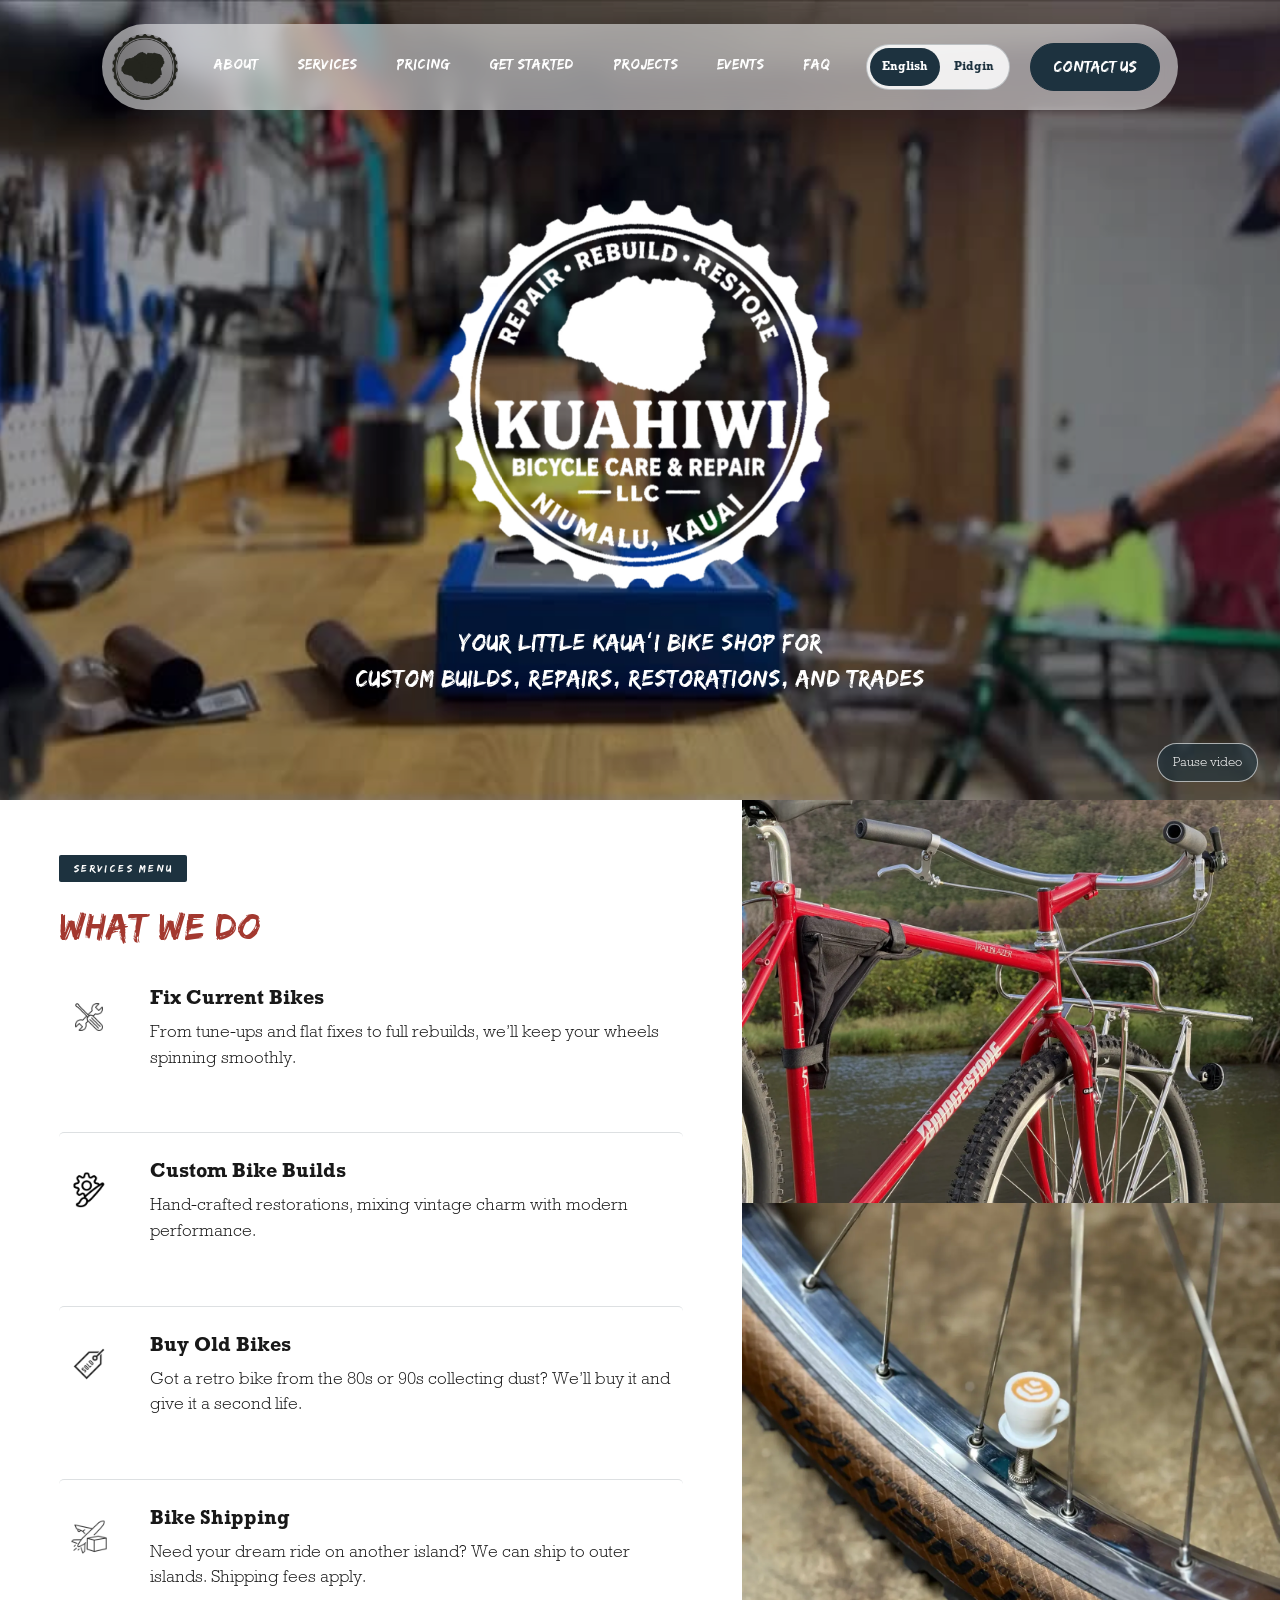
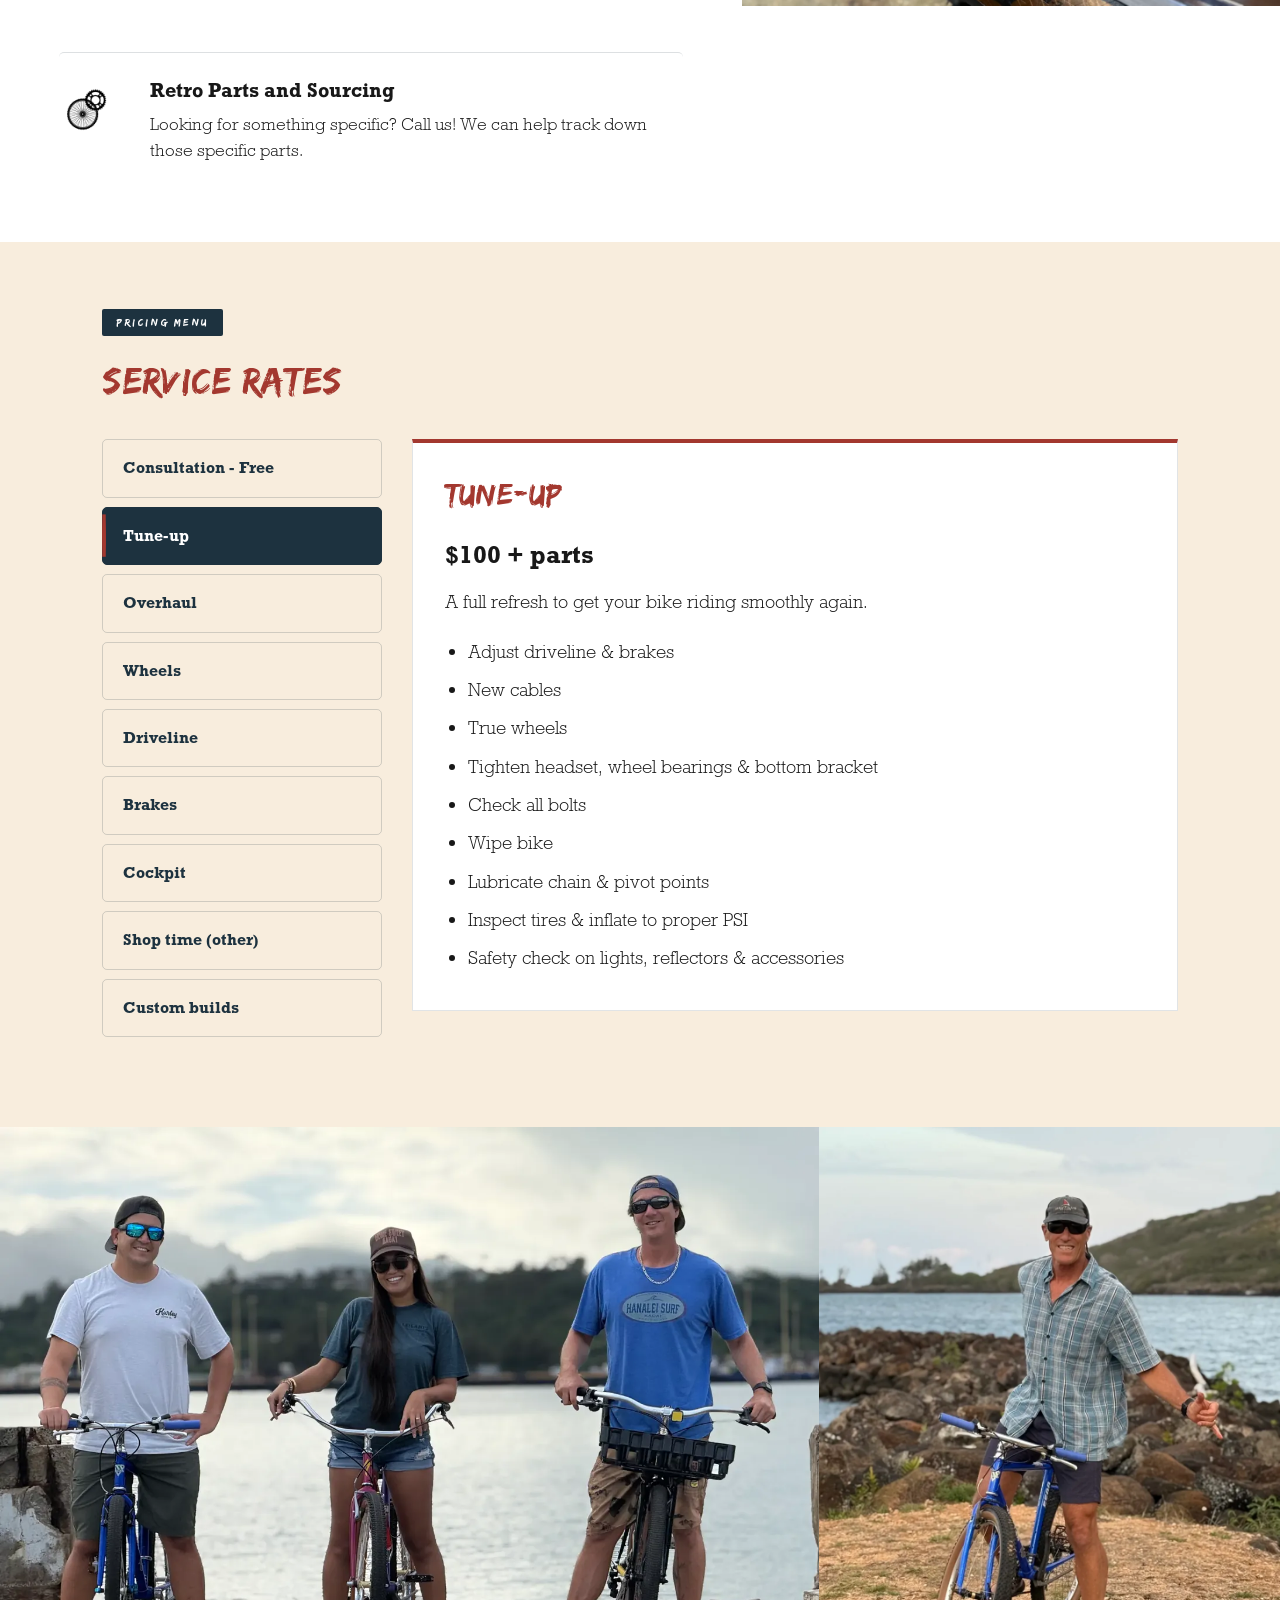
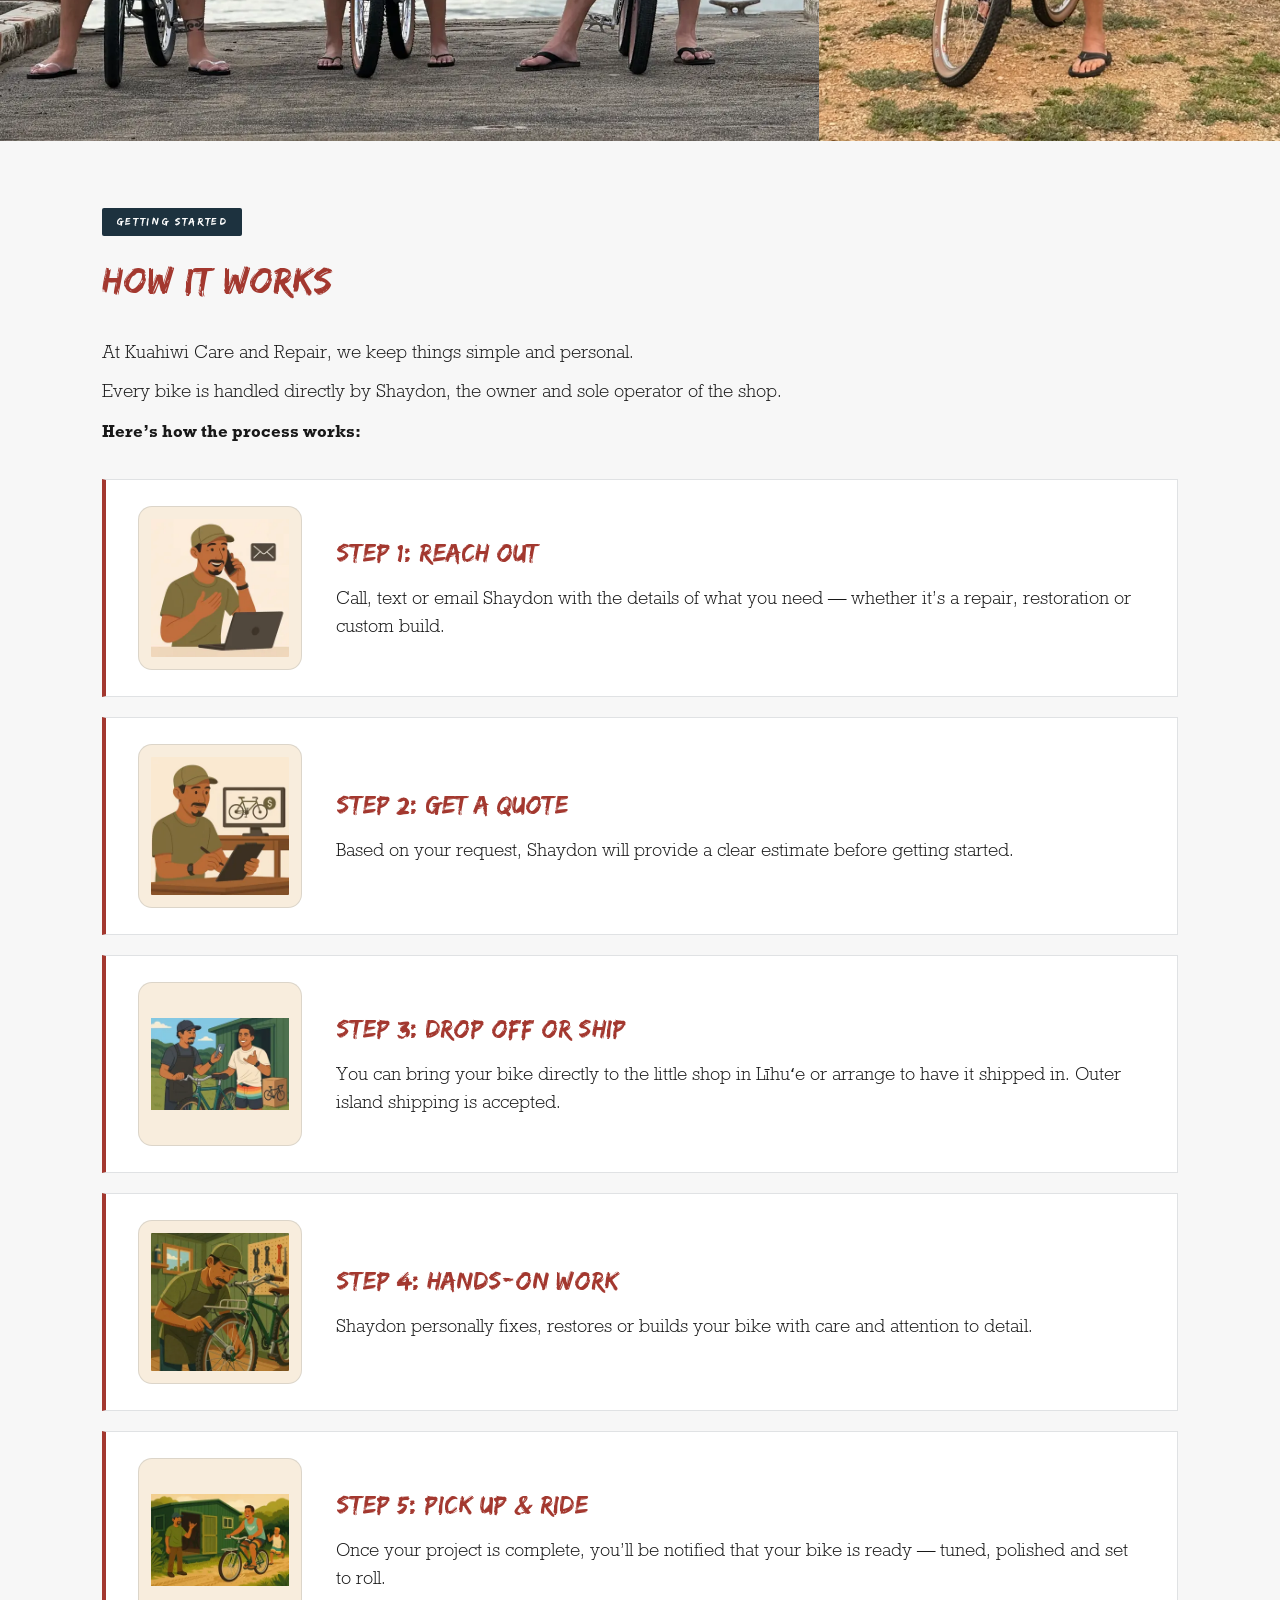
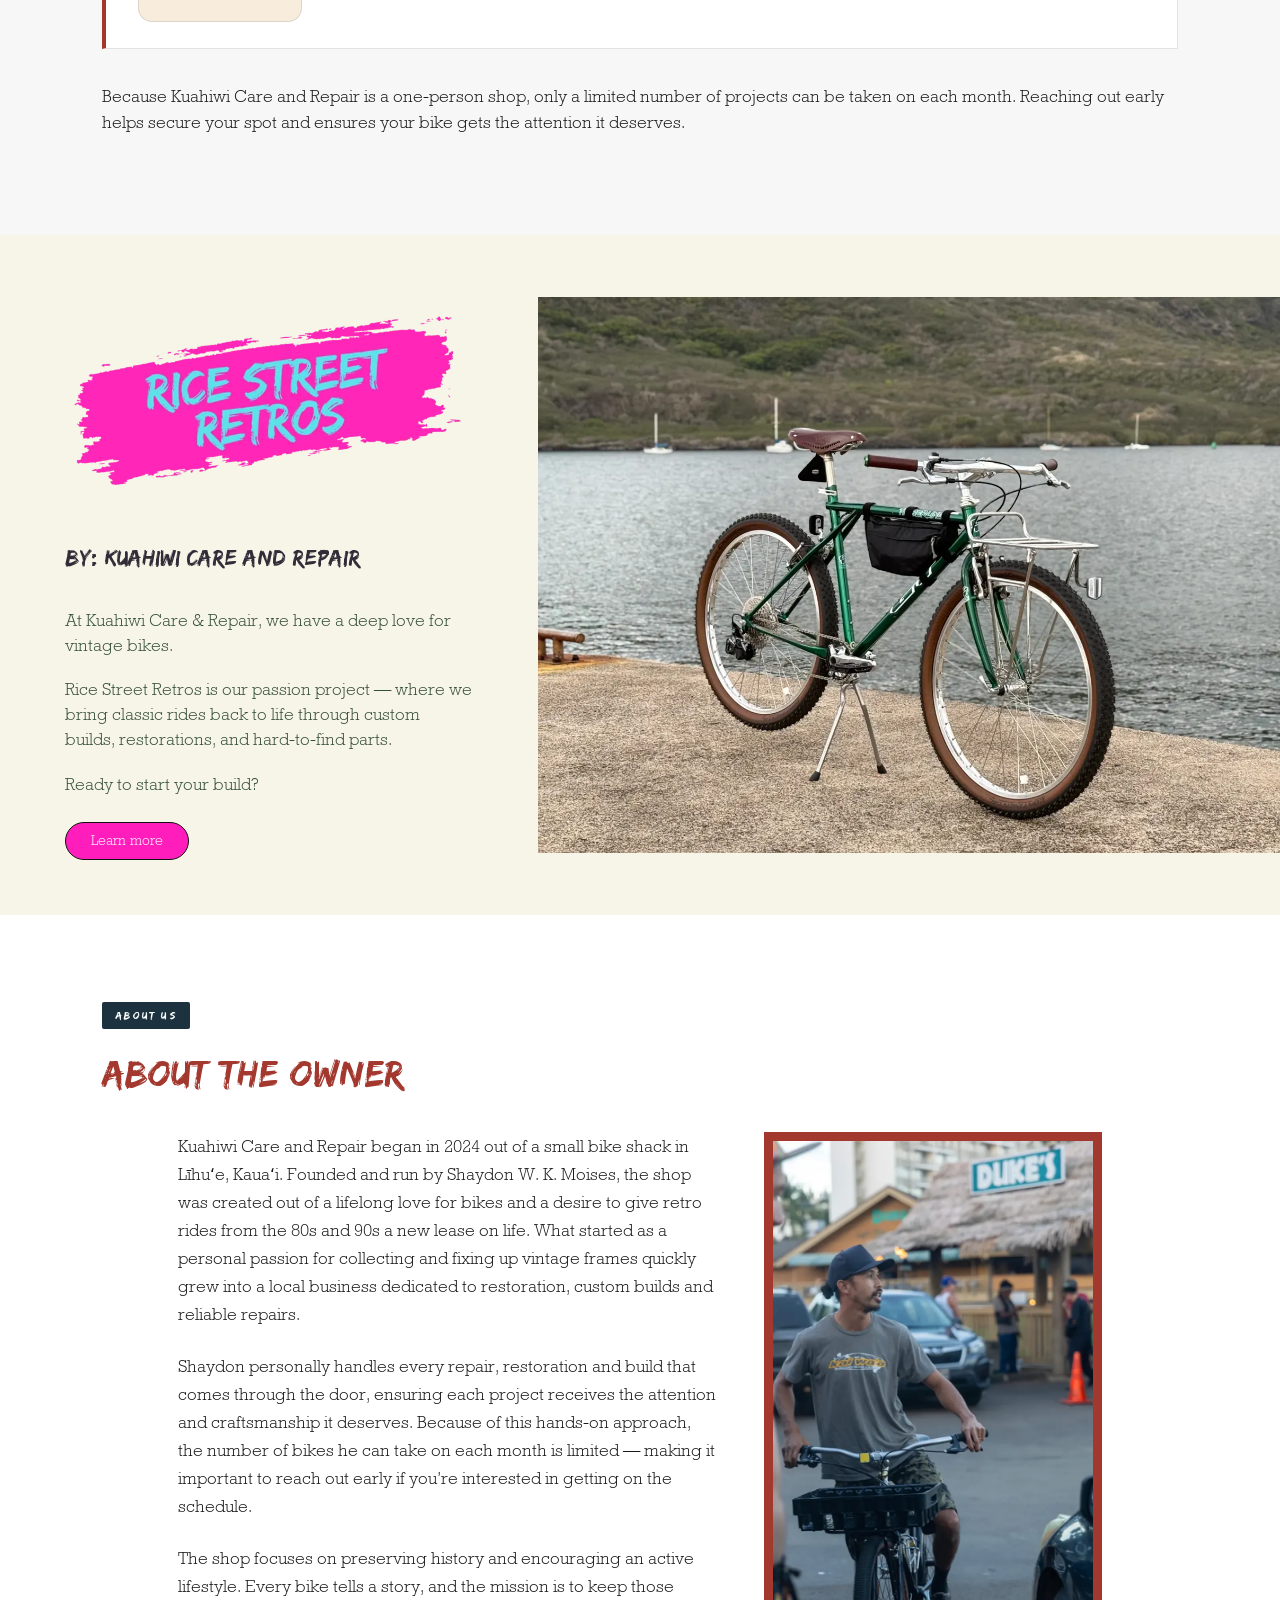
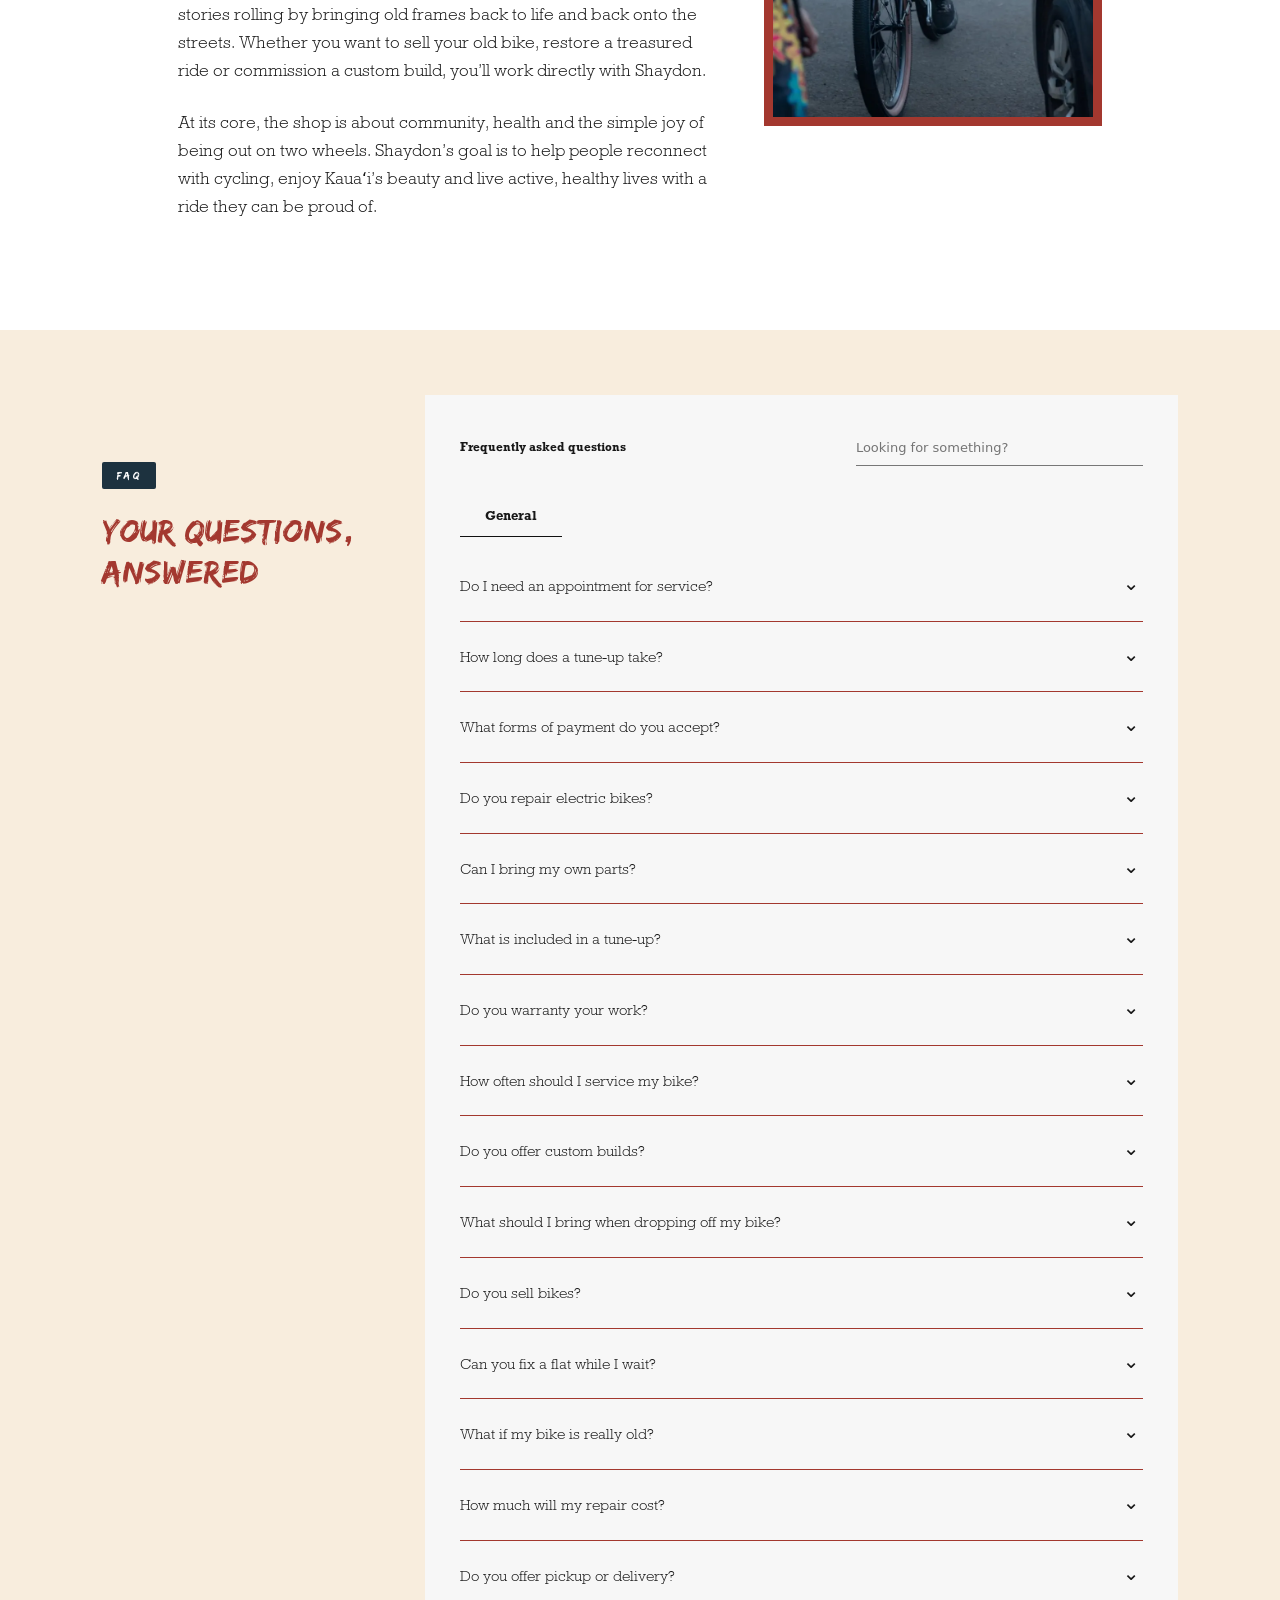
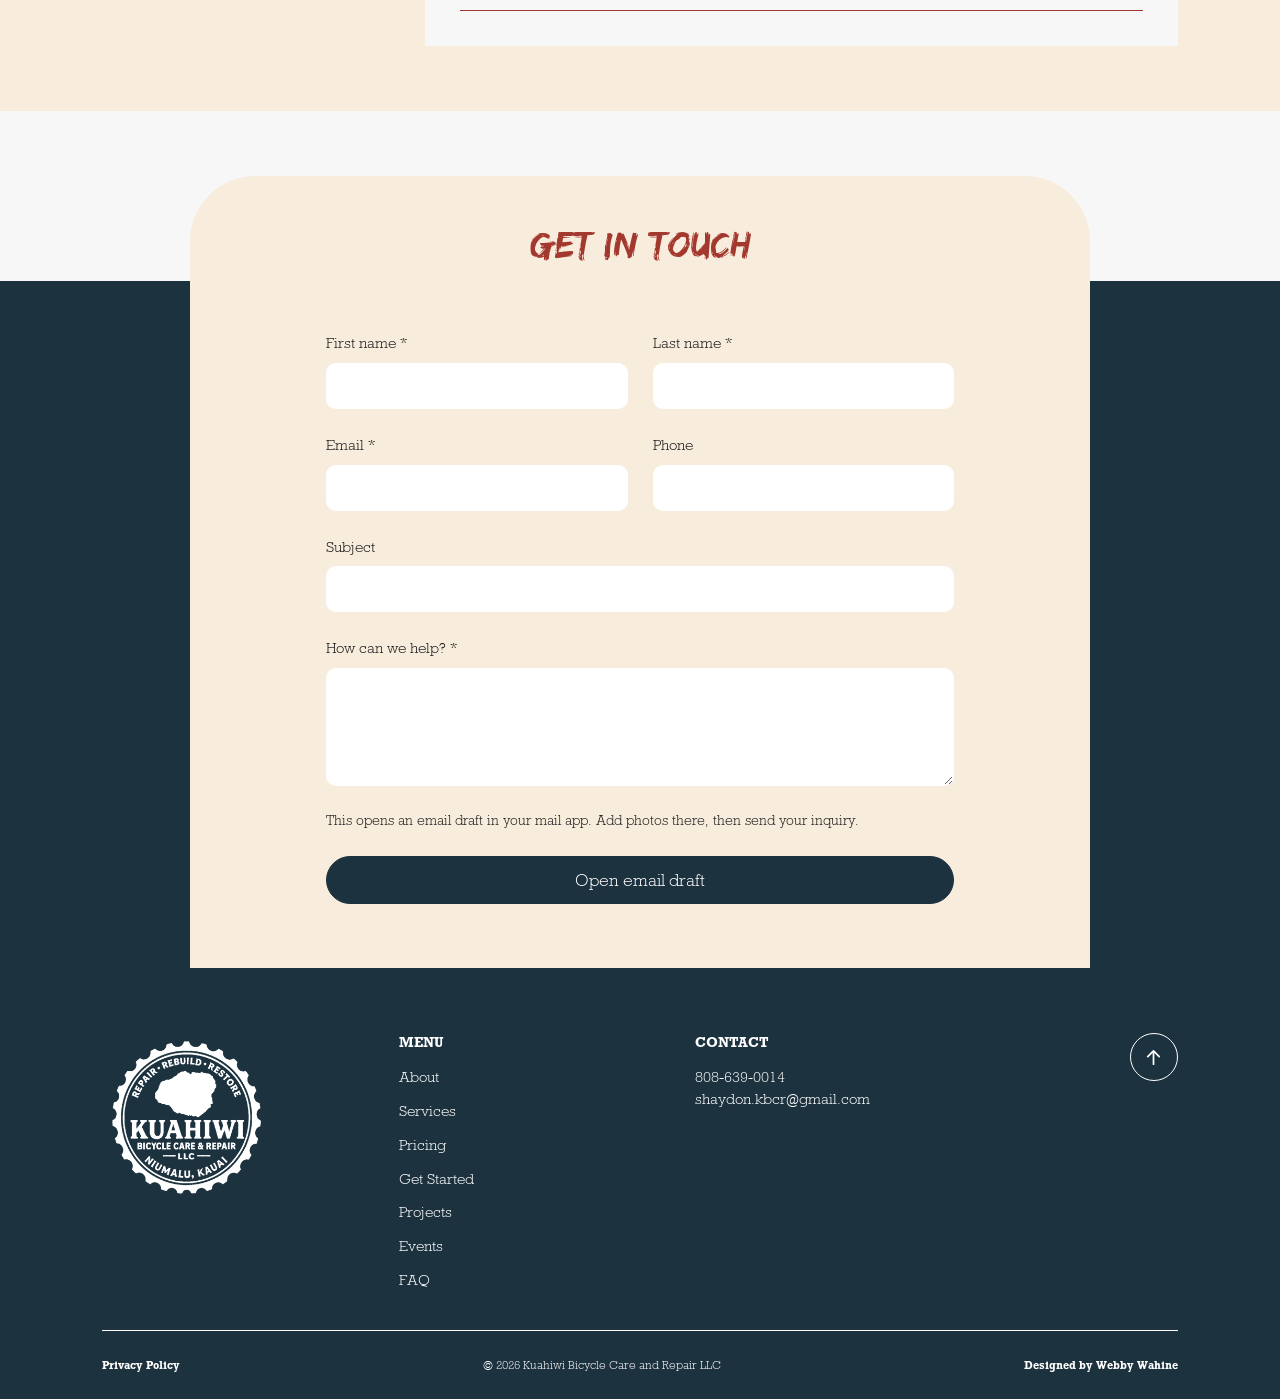
<file: index.html>
<!doctype html><html lang="en"><head><meta charset="utf-8"><meta name="viewport" content="width=device-width, initial-scale=1"><title>Bicycle Repair in Līhuʻe, Kauaʻi | Kuahiwi Care & Repair</title><meta name="description" content="Bicycle repairs, tune-ups, vintage restorations and custom builds in Līhuʻe, Kauaʻi. Contact Shaydon at Kuahiwi for an estimate."><meta name="robots" content="noindex, nofollow"><meta name="theme-color" content="#1D323F"><link rel="canonical" href="https://www.kuahiwibikecnr.com/"><meta property="og:title" content="Bicycle Repair in Līhuʻe, Kauaʻi | Kuahiwi Care & Repair"><meta property="og:description" content="Bicycle repairs, tune-ups, vintage restorations and custom builds in Līhuʻe, Kauaʻi. Contact Shaydon at Kuahiwi for an estimate."><meta property="og:type" content="website"><meta property="og:url" content="https://www.kuahiwibikecnr.com/"><meta property="og:image" content="https://www.kuahiwibikecnr.com/assets/images/bike-purple.webp"><meta name="twitter:card" content="summary_large_image"><link rel="icon" href="assets/favicon-96.png" type="image/png" sizes="96x96"><link rel="icon" href="favicon.ico" sizes="any"><link rel="apple-touch-icon" href="assets/apple-touch-icon.png" sizes="180x180"><link rel="preload" href="assets/fonts/edo.ttf" as="font" type="font/ttf" crossorigin><link rel="preload" href="assets/images/workshop-poster.jpg" as="image"><link rel="stylesheet" href="assets/styles.css"><script src="assets/translations.js" defer></script><script src="assets/language.js" defer></script><script src="assets/site.js" defer></script><script src="assets/motion.js" defer></script><script type="application/ld+json">{"@context":"https://schema.org","@graph":[{"@type":"Organization","@id":"https://www.kuahiwibikecnr.com/#business","name":"Kuahiwi Bicycle Care and Repair LLC","alternateName":"Kuahiwi Care and Repair","url":"https://www.kuahiwibikecnr.com/","logo":"https://www.kuahiwibikecnr.com/assets/favicon-512.png","image":"https://www.kuahiwibikecnr.com/assets/images/shaydon.webp","telephone":"+1-808-639-0014","email":"shaydon.kbcr@gmail.com","description":"Bicycle repair, tune-ups, vintage restorations and custom builds in Līhuʻe, Kauaʻi."},{"@type":"WebSite","@id":"https://www.kuahiwibikecnr.com/#website","url":"https://www.kuahiwibikecnr.com/","name":"Kuahiwi Care and Repair","publisher":{"@id":"https://www.kuahiwibikecnr.com/#business"}},{"@type":"WebPage","@id":"https://www.kuahiwibikecnr.com/#webpage","url":"https://www.kuahiwibikecnr.com/","name":"Bicycle Repair in Līhuʻe, Kauaʻi | Kuahiwi Care & Repair","isPartOf":{"@id":"https://www.kuahiwibikecnr.com/#website"},"about":{"@id":"https://www.kuahiwibikecnr.com/#business"},"inLanguage":"en"},{"@type":"Service","name":"Bicycle repair","provider":{"@id":"https://www.kuahiwibikecnr.com/#business"},"areaServed":{"@type":"Place","name":"Kauaʻi, Hawaiʻi"}},{"@type":"Service","name":"Bicycle tune-ups","provider":{"@id":"https://www.kuahiwibikecnr.com/#business"},"areaServed":{"@type":"Place","name":"Kauaʻi, Hawaiʻi"}},{"@type":"Service","name":"Vintage bicycle restorations","provider":{"@id":"https://www.kuahiwibikecnr.com/#business"},"areaServed":{"@type":"Place","name":"Kauaʻi, Hawaiʻi"}},{"@type":"Service","name":"Custom bicycle builds","provider":{"@id":"https://www.kuahiwibikecnr.com/#business"},"areaServed":{"@type":"Place","name":"Kauaʻi, Hawaiʻi"}}]}</script></head><body id="page-top"><a class="skip" href="#main">Skip to content</a><header class="header"><a class="nav-logo" href="index.html" aria-label="Kuahiwi home"><img src="assets/images/nav-logo.webp" alt="Kuahiwi" width="66" height="66"></a><div class="language-switch" role="group" aria-label="Website language"><button type="button" data-language="en" lang="en" aria-pressed="true">English</button><button type="button" data-language="hwc" lang="hwc" aria-pressed="false">Pidgin</button></div><button class="menu-toggle" aria-controls="main-nav" aria-expanded="false" aria-label="Open navigation"><svg class="bike-menu-icon" viewBox="0 0 40 30" width="32" height="26" fill="none" stroke="currentColor" stroke-width="1.8" stroke-linecap="round" stroke-linejoin="round" aria-hidden="true" focusable="false"><g class="bike-wheel"><circle cx="9" cy="21" r="7"></circle><path d="M9 14v14m-7-7h14"></path></g><g class="bike-wheel"><circle cx="31" cy="21" r="7"></circle><path d="M31 14v14m-7-7h14"></path></g><path d="M9 21 16 9 23 21H9L14 12H27M23 21 29 5h-5M12 6h7M16 9l-1-3M29 5l2 16"></path></svg><svg class="menu-close-icon" viewBox="0 0 24 24" width="26" height="26" fill="none" stroke="currentColor" stroke-width="1.8" stroke-linecap="round" aria-hidden="true" focusable="false"><path d="m6 6 12 12M18 6 6 18"></path></svg></button><nav id="main-nav" aria-label="Main navigation"><a href="index.html#about">About</a><a href="index.html#services">Services</a><a href="index.html#pricing">Pricing</a><a href="index.html#get-started">Get Started</a><a href="index.html#projects">Projects</a><a href="events.html">Events</a><a href="index.html#faq">FAQ</a><a class="button small mobile-contact" href="index.html#contact">Contact us</a></nav><a class="button small desktop-contact" href="index.html#contact">Contact us</a></header><main id="main"><section class="hero" aria-label="Kuahiwi Bicycle Care and Repair"><video id="hero-video" muted loop playsinline preload="none" poster="assets/images/workshop-poster.jpg" aria-label="Bicycle care and repair in the Kuahiwi workshop"><source data-src="assets/video/workshop-header.mp4" type="video/mp4"></video><div class="hero-shade"></div><div class="hero-content"><img src="assets/images/logo.webp" width="440" height="440" alt="Kuahiwi Bicycle Care and Repair LLC — Repair, Rebuild, Restore"><h1>Your little Kauaʻi bike shop for<br>custom builds, repairs, restorations, and trades</h1></div><button id="video-toggle" class="video-toggle" aria-label="Pause background video">Pause video</button></section>
<section id="services" class="services"><div class="services-copy"><p class="eyebrow">Services menu</p><h2>What we do</h2><div class="service-grid"><article><img src="assets/images/service-fix.webp" alt="" width="66" height="66" loading="lazy"><div><h3>Fix Current Bikes</h3><p>From tune-ups and flat fixes to full rebuilds, we’ll keep your wheels spinning smoothly.</p></div></article><article><img src="assets/images/service-custom.webp" alt="" width="66" height="66" loading="lazy"><div><h3>Custom Bike Builds</h3><p>Hand-crafted restorations, mixing vintage charm with modern performance.</p></div></article><article><img src="assets/images/service-buy.webp" alt="" width="66" height="66" loading="lazy"><div><h3>Buy Old Bikes</h3><p>Got a retro bike from the 80s or 90s collecting dust? We’ll buy it and give it a second life.</p></div></article><article><img src="assets/images/service-ship.webp" alt="" width="66" height="66" loading="lazy"><div><h3>Bike Shipping</h3><p>Need your dream ride on another island? We can ship to outer islands. Shipping fees apply.</p></div></article><article><img src="assets/images/service-parts.webp" alt="" width="66" height="66" loading="lazy"><div><h3>Retro Parts and Sourcing</h3><p>Looking for something specific? Call us! We can help track down those specific parts.</p></div></article></div></div><figure class="service-photo"><img src="assets/images/bike-red-detail.webp" alt="Red Bridgestone bicycle frame, handlebars and front wheel beside the water" width="1400" height="1050" loading="lazy"><img src="assets/images/bike-purple.webp" alt="Bicycle wheel with a miniature coffee cup on the tire valve" width="1800" height="1350" loading="lazy"></figure></section>
<section id="pricing" class="pricing section"><p class="eyebrow">Pricing menu</p><h2>Service rates</h2><div class="rates-workbench"><div id="rate-tabs" class="rate-tabs" role="tablist" aria-label="Service rate categories" aria-orientation="vertical" hidden><button type="button" role="tab" id="rate-tab-0" aria-controls="rate-panel-0" aria-selected="false" tabindex="-1">Consultation - Free</button><button type="button" role="tab" id="rate-tab-1" aria-controls="rate-panel-1" aria-selected="false" tabindex="-1">Tune-up</button><button type="button" role="tab" id="rate-tab-2" aria-controls="rate-panel-2" aria-selected="false" tabindex="-1">Overhaul</button><button type="button" role="tab" id="rate-tab-3" aria-controls="rate-panel-3" aria-selected="false" tabindex="-1">Wheels</button><button type="button" role="tab" id="rate-tab-4" aria-controls="rate-panel-4" aria-selected="false" tabindex="-1">Driveline</button><button type="button" role="tab" id="rate-tab-5" aria-controls="rate-panel-5" aria-selected="false" tabindex="-1">Brakes</button><button type="button" role="tab" id="rate-tab-6" aria-controls="rate-panel-6" aria-selected="false" tabindex="-1">Cockpit</button><button type="button" role="tab" id="rate-tab-7" aria-controls="rate-panel-7" aria-selected="false" tabindex="-1">Shop time (other)</button><button type="button" role="tab" id="rate-tab-8" aria-controls="rate-panel-8" aria-selected="false" tabindex="-1">Custom builds</button></div><div class="rate-panels"><section class="rate-panel" id="rate-panel-0" aria-labelledby="rate-tab-0" tabindex="0"><h3>Consultation - Free</h3><div class="price-content"><p>A bike evaluation and discussion of the parts and work needed.</p></div></section><section class="rate-panel" id="rate-panel-1" aria-labelledby="rate-tab-1" tabindex="0"><h3>Tune-up</h3><div class="price-content"><h3>$100 + parts</h3><p>A full refresh to get your bike riding smoothly again.</p><ul><li>Adjust driveline &amp; brakes</li><li>New cables</li><li>True wheels</li><li>Tighten headset, wheel bearings &amp; bottom bracket</li><li>Check all bolts</li><li>Wipe bike</li><li>Lubricate chain &amp; pivot points</li><li>Inspect tires &amp; inflate to proper PSI</li><li>Safety check on lights, reflectors &amp; accessories</li></ul></div></section><section class="rate-panel" id="rate-panel-2" aria-labelledby="rate-tab-2" tabindex="0"><h3>Overhaul</h3><div class="price-content"><h3>$200 + parts</h3><ul><li>Adjust driveline &amp; brakes</li><li>New cables, housings &amp; ends</li><li>Check &amp; true wheels</li><li>Clean &amp; grease headset and wheel bearings</li><li>Check &amp; grease bottom bracket</li><li>Torque all bolts</li><li>Wipe bike</li><li>Check chain stretch, clean &amp; lubricate chain</li><li>Clean &amp; inspect derailleurs and cassette</li><li>Inspect tires &amp; inflate to proper PSI</li><li>Safety check on lights, reflectors &amp; accessories</li></ul></div></section><section class="rate-panel" id="rate-panel-3" aria-labelledby="rate-tab-3" tabindex="0"><h3>Wheels</h3><dl><div><dt>Tube install</dt><dd>$10 + tube</dd></div><div><dt>Tire install</dt><dd>$10 + tire</dd></div><div><dt>Wheel bearing service</dt><dd>$25</dd></div><div><dt>Wheel truing</dt><dd>$30</dd></div><div><dt>Wheel build</dt><dd>$75</dd></div><div><dt>Tubeless tire setup</dt><dd>$35 + materials</dd></div><div><dt>Tubeless refresh / reseal</dt><dd>$20</dd></div><div><dt>Spoke replacement</dt><dd>$5 each + parts</dd></div><div><dt>Complete build</dt><dd>Custom pricing</dd></div></dl></section><section class="rate-panel" id="rate-panel-4" aria-labelledby="rate-tab-4" tabindex="0"><h3>Driveline</h3><dl><div><dt>Chain install</dt><dd>$15</dd></div><div><dt>Cable install</dt><dd>$20</dd></div><div><dt>Housing install</dt><dd>$25</dd></div><div><dt>Derailleur adjustment</dt><dd>$20</dd></div><div><dt>Cassette / freewheel replacement</dt><dd>$25 + parts</dd></div><div><dt>Crankset / chainring replacement</dt><dd>$25–40</dd></div><div><dt>Bottom bracket replacement</dt><dd>$40 + part</dd></div></dl></section><section class="rate-panel" id="rate-panel-5" aria-labelledby="rate-tab-5" tabindex="0"><h3>Brakes</h3><dl><div><dt>Brake adjustment</dt><dd>$15</dd></div><div><dt>Brake bleed</dt><dd>$40</dd></div><div><dt>Pad installation</dt><dd>$20–40 + parts</dd></div><div><dt>Brake cable &amp; housing replacement</dt><dd>$25</dd></div><div><dt>Hydraulic hose install / shorten</dt><dd>$40</dd></div><div><dt>Rotor installation / truing</dt><dd>$15</dd></div></dl></section><section class="rate-panel" id="rate-panel-6" aria-labelledby="rate-tab-6" tabindex="0"><h3>Cockpit</h3><dl><div><dt>Stem replacement</dt><dd>$20</dd></div><div><dt>Handlebar replacement</dt><dd>$20</dd></div><div><dt>Grip installation</dt><dd>$10 + parts</dd></div><div><dt>Bar tape installation</dt><dd>$20</dd></div><div><dt>Brake lever / shifter swap</dt><dd>$20–30</dd></div><div><dt>Headset spacer / stem height adjustment</dt><dd>$10</dd></div></dl></section><section class="rate-panel" id="rate-panel-7" aria-labelledby="rate-tab-7" tabindex="0"><h3>Shop time (other)</h3><dl><div><dt>General shop labor</dt><dd>$60 / hour</dd></div><div><dt>Accessory install (rack, fender, basket, etc.)</dt><dd>$15–40</dd></div></dl></section><section class="rate-panel" id="rate-panel-8" aria-labelledby="rate-tab-8" tabindex="0"><h3>Custom builds</h3><div class="price-content"><h3>Contact for pricing</h3><p>Full frame-up rebuilds and specialty conversions, customized to match your ride style.</p><ul><li>Strip and degrease frame</li><li>Clean threads and polish</li><li>Complete rebuild</li></ul><p>Café cruiser, commuter, townie, single-speed or fixed-gear conversions.</p><a href="#contact">Discuss your build</a></div></section></div></div></section>
<div class="rider-photos"><img src="assets/images/bike-detail.webp" width="1800" height="1350" alt="Three cyclists with their bicycles beside the harbor" loading="lazy"><img src="assets/images/bike-blue.webp" width="1350" height="1800" alt="Rider with a blue bicycle along the coast" loading="lazy"></div>
<section id="get-started" class="process section"><p class="eyebrow">Getting started</p><h2>How it works</h2><div class="process-frame"><div class="process-intro"><p>At Kuahiwi Care and Repair, we keep things simple and personal.</p><p>Every bike is handled directly by Shaydon, the owner and sole operator of the shop.</p><p><strong>Here’s how the process works:</strong></p></div><ol><li><div><h3>Step 1: Reach out</h3><p>Call, text or email Shaydon with the details of what you need — whether it’s a repair, restoration or custom build.</p></div><img src="assets/images/step-1.webp" alt="" width="140" height="140" loading="lazy"></li><li><div><h3>Step 2: Get a quote</h3><p>Based on your request, Shaydon will provide a clear estimate before getting started.</p></div><img src="assets/images/step-2.webp" alt="" width="140" height="140" loading="lazy"></li><li><div><h3>Step 3: Drop off or ship</h3><p>You can bring your bike directly to the little shop in Līhuʻe or arrange to have it shipped in. Outer island shipping is accepted.</p></div><img src="assets/images/step-3.webp" alt="" width="140" height="140" loading="lazy"></li><li><div><h3>Step 4: Hands-on work</h3><p>Shaydon personally fixes, restores or builds your bike with care and attention to detail.</p></div><img src="assets/images/step-4.webp" alt="" width="140" height="140" loading="lazy"></li><li><div><h3>Step 5: Pick up & ride</h3><p>Once your project is complete, you’ll be notified that your bike is ready — tuned, polished and set to roll.</p></div><img src="assets/images/step-5.webp" alt="" width="140" height="140" loading="lazy"></li></ol><p class="process-outro">Because Kuahiwi Care and Repair is a one-person shop, only a limited number of projects can be taken on each month. Reaching out early helps secure your spot and ensures your bike gets the attention it deserves.</p></div></section>
<section id="projects" class="retros"><div><img class="retros-logo" src="assets/images/rice-street.webp" width="650" height="360" alt="Rice Street Retros" loading="lazy"><h2>By: Kuahiwi Care and Repair</h2><p>At Kuahiwi Care & Repair, we have a deep love for vintage bikes.</p><p>Rice Street Retros is our passion project — where we bring classic rides back to life through custom builds, restorations, and hard-to-find parts.</p><p>Ready to start your build?</p><a class="button retro-button" href="#contact">Learn more</a></div><figure><img src="assets/images/bike-vintage.webp" width="1800" height="1350" alt="Restored green vintage bicycle beside the harbor" loading="lazy"></figure></section>
<section id="about" class="about section"><p class="eyebrow">About us</p><h2>About the owner</h2><div class="about-grid"><div><p>Kuahiwi Care and Repair began in 2024 out of a small bike shack in Līhuʻe, Kauaʻi. Founded and run by Shaydon W. K. Moises, the shop was created out of a lifelong love for bikes and a desire to give retro rides from the 80s and 90s a new lease on life. What started as a personal passion for collecting and fixing up vintage frames quickly grew into a local business dedicated to restoration, custom builds and reliable repairs.</p><p>Shaydon personally handles every repair, restoration and build that comes through the door, ensuring each project receives the attention and craftsmanship it deserves. Because of this hands-on approach, the number of bikes he can take on each month is limited — making it important to reach out early if you’re interested in getting on the schedule.</p><p>The shop focuses on preserving history and encouraging an active lifestyle. Every bike tells a story, and the mission is to keep those stories rolling by bringing old frames back to life and back onto the streets. Whether you want to sell your old bike, restore a treasured ride or commission a custom build, you’ll work directly with Shaydon.</p><p>At its core, the shop is about community, health and the simple joy of being out on two wheels. Shaydon’s goal is to help people reconnect with cycling, enjoy Kauaʻi’s beauty and live active, healthy lives with a ride they can be proud of.</p></div><figure><img src="assets/images/shaydon.webp" alt="Shaydon with his bicycle" width="1002" height="1800" loading="lazy"></figure></div></section>
<section id="faq" class="faq section"><div><p class="eyebrow">FAQ</p><h2>Your questions,<br>answered</h2></div><div class="faq-panel"><div class="faq-top"><h3>Frequently asked questions</h3><label> <span class="visually-hidden">Search frequently asked questions</span><input id="faq-search" type="search" placeholder="Looking for something?"></label></div><p class="faq-category">General</p><div class="faq-list"><details><summary>Do I need an appointment for service?</summary><p>Walk-ins are welcome. Appointments can help shorten your wait during busy weeks. Reach out to Shaydon before visiting to confirm availability.</p></details><details><summary>How long does a tune-up take?</summary><p>Usually 2–3 days, depending on parts and workload. Same-day service may be possible for small repairs. Confirm the current turnaround with Shaydon.</p></details><details><summary>What forms of payment do you accept?</summary><p>Cash, credit card and Venmo.</p></details><details><summary>Do you repair electric bikes?</summary><p>Not at this time. For e-bike questions, contact Kauaʻi Cycle at www.kauaicycle.com.</p></details><details><summary>Can I bring my own parts?</summary><p>Yes. Labor still applies, and compatibility is checked before installation.</p></details><details><summary>What is included in a tune-up?</summary><p>Brake and driveline adjustments, wheel truing, bearing adjustments, bolt checks, a wipe-down, lubrication, tire inspection and inflation, and a safety check. See the service list for details.</p></details><details><summary>Do you warranty your work?</summary><p>There is a 14-day return window if something feels off after a repair. Contact Shaydon to discuss the issue and confirm what is covered.</p></details><details><summary>How often should I service my bike?</summary><p>The shop recommends every 6–12 months for casual riders and every 3–6 months for frequent riders. If something feels or sounds off, reach out sooner.</p></details><details><summary>Do you offer custom builds?</summary><p>Yes. Shaydon can help source parts, build from a frame or upgrade your current bike. Pricing depends on components and time.</p></details><details><summary>What should I bring when dropping off my bike?</summary><p>Your bike. Accessories such as bags, child seats and lights can stay on unless you prefer to remove them.</p></details><details><summary>Do you sell bikes?</summary><p>Refurbished bikes may be available. Call to ask about current stock.</p></details><details><summary>Can you fix a flat while I wait?</summary><p>Tube and tire installs are usually quick; usually around 10–15 minutes, depending on the queue. Check availability first.</p></details><details><summary>What if my bike is really old?</summary><p>Vintage bikes are welcome. Some need more labor or harder-to-find parts; Shaydon can evaluate the bike and explain your options.</p></details><details><summary>How much will my repair cost?</summary><p>A free inspection and estimate are available before work starts. Contact Shaydon with details about your bike.</p></details><details><summary>Do you offer pickup or delivery?</summary><p>Pickup and delivery are available for an additional fee depending on location. Ask Shaydon about availability and a quote.</p></details></div><p id="faq-empty" hidden>No matching questions. Try another word or contact Shaydon.</p></div></section>
<section id="contact" class="contact"><form id="inquiry-form"><h2>Get in touch</h2><div class="field-row"><div><label for="name">First name *</label><input id="name" name="name" autocomplete="given-name" required maxlength="120"></div><div><label for="last-name">Last name *</label><input id="last-name" name="lastName" autocomplete="family-name" required maxlength="120"></div></div><div class="field-row"><div><label for="email">Email *</label><input id="email" name="email" type="email" autocomplete="email" required maxlength="254"></div><div><label for="phone">Phone</label><input id="phone" name="phone" type="tel" autocomplete="tel"></div></div><label for="service">Subject</label><input id="service" name="service" maxlength="150"><label for="message">How can we help? *</label><textarea id="message" name="message" rows="4" required maxlength="4000"></textarea><p class="form-note">This opens an email draft in your mail app. Add photos there, then send your inquiry.</p><button class="button" type="submit">Open email draft</button><p id="form-status" role="status"></p><noscript><p>Email <a href="mailto:shaydon.kbcr@gmail.com">shaydon.kbcr@gmail.com</a> or call <a href="tel:+18086390014">808-639-0014</a> to get in touch.</p></noscript></form></section></main><footer><div class="footer-grid"><a class="footer-logo" href="index.html" aria-label="Kuahiwi home"><img src="assets/images/logo.webp" alt="Kuahiwi Bicycle Care and Repair" width="170" height="170"></a><div><h3>Menu</h3><nav aria-label="Footer navigation"><a href="index.html#about">About</a><a href="index.html#services">Services</a><a href="index.html#pricing">Pricing</a><a href="index.html#get-started">Get Started</a><a href="index.html#projects">Projects</a><a href="events.html">Events</a><a href="index.html#faq">FAQ</a></nav></div><div><h3>Contact</h3><a href="tel:+18086390014">808-639-0014</a><br><a href="mailto:shaydon.kbcr@gmail.com">shaydon.kbcr@gmail.com</a></div><a class="back-to-top" href="#page-top" aria-label="Back to top"><svg viewBox="0 0 24 24" width="23" height="23" fill="none" stroke="currentColor" stroke-width="1.8" stroke-linecap="round" stroke-linejoin="round" aria-hidden="true" focusable="false"><path d="M12 19V5m-6 6 6-6 6 6"></path></svg></a></div><div class="footer-bottom"><a href="privacy-policy.html">Privacy Policy</a><span>© <span data-year>2026</span> Kuahiwi Bicycle Care and Repair LLC</span><a href="https://www.webbywahine.com/">Designed by Webby Wahine</a></div></footer></body></html>
</file>
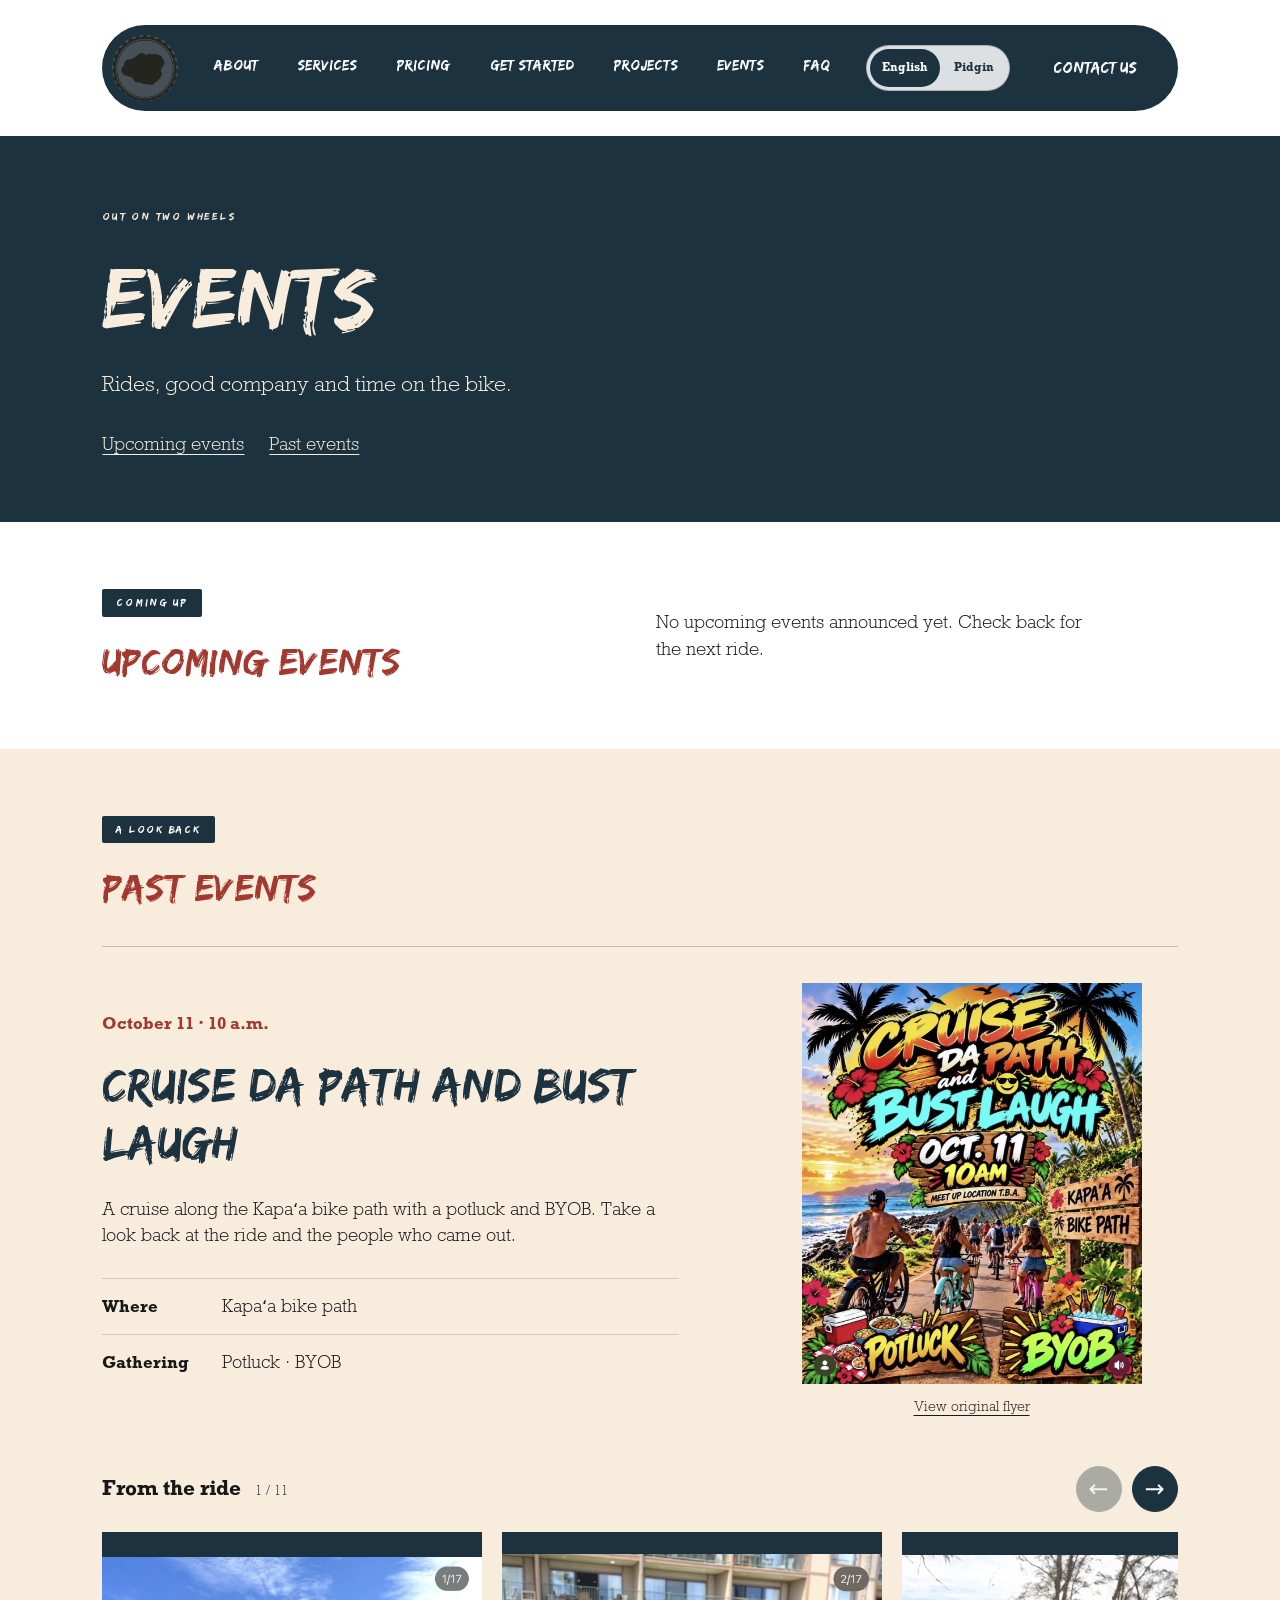
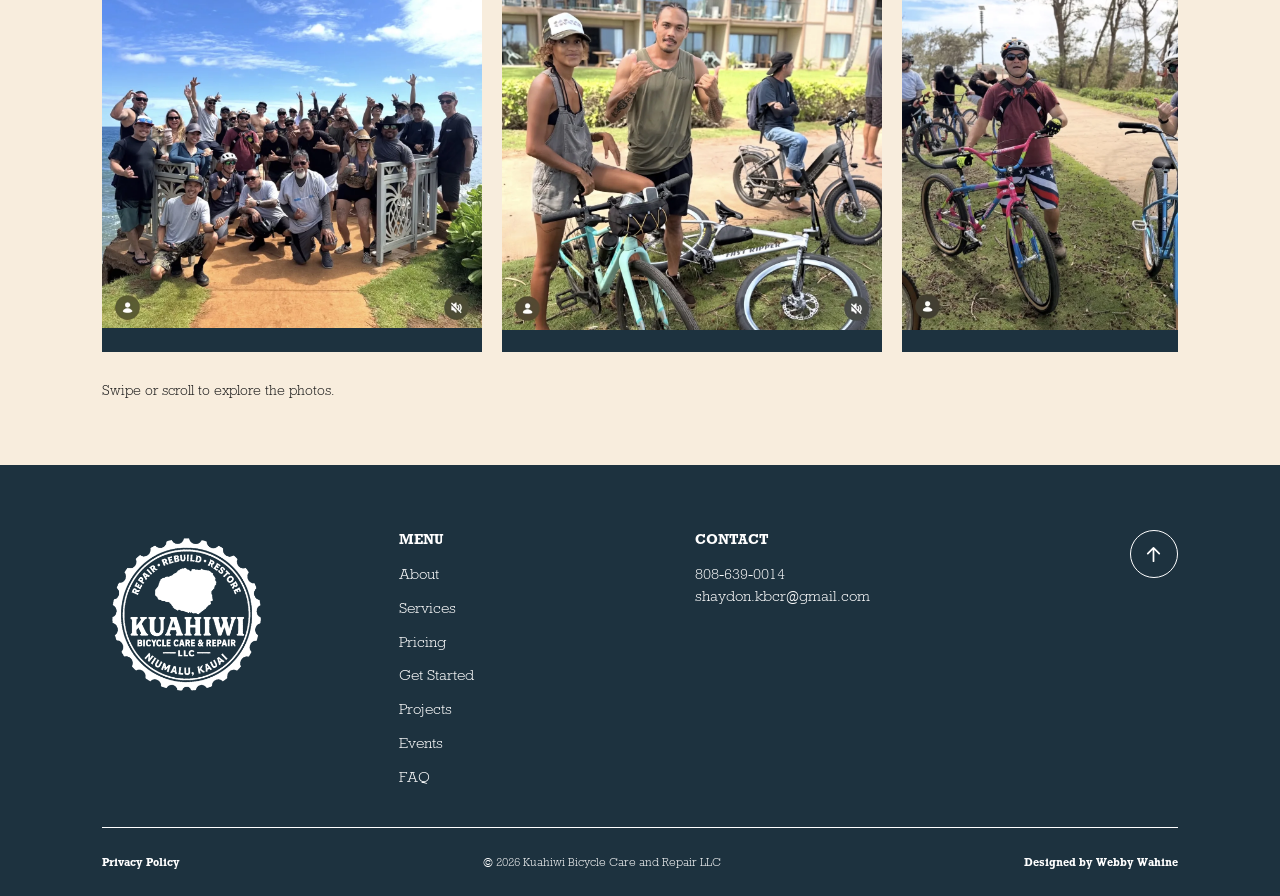
<file: events.html>
<!doctype html><html lang="en"><head><meta charset="utf-8"><meta name="viewport" content="width=device-width, initial-scale=1"><title>Events | Kuahiwi Care &amp; Repair</title><meta name="description" content="Community bike rides and past events with Kuahiwi Care and Repair on Kauaʻi."><meta name="robots" content="noindex, nofollow"><meta name="theme-color" content="#1D323F"><link rel="canonical" href="https://www.kuahiwibikecnr.com/events"><meta property="og:title" content="Events | Kuahiwi Care &amp; Repair"><meta property="og:description" content="Community bike rides and past events with Kuahiwi Care and Repair on Kauaʻi."><meta property="og:type" content="website"><meta property="og:url" content="https://www.kuahiwibikecnr.com/events"><meta property="og:image" content="https://www.kuahiwibikecnr.com/assets/images/bike-purple.webp"><meta name="twitter:card" content="summary_large_image"><link rel="icon" href="assets/favicon-96.png" type="image/png" sizes="96x96"><link rel="icon" href="favicon.ico" sizes="any"><link rel="apple-touch-icon" href="assets/apple-touch-icon.png" sizes="180x180"><link rel="preload" href="assets/fonts/edo.ttf" as="font" type="font/ttf" crossorigin><link rel="stylesheet" href="assets/styles.css"><script src="assets/translations.js" defer></script><script src="assets/language.js" defer></script><script src="assets/site.js" defer></script><script src="assets/motion.js" defer></script><script type="application/ld+json">{"@context":"https://schema.org","@graph":[{"@type":"Organization","@id":"https://www.kuahiwibikecnr.com/#business","name":"Kuahiwi Bicycle Care and Repair LLC","alternateName":"Kuahiwi Care and Repair","url":"https://www.kuahiwibikecnr.com/","logo":"https://www.kuahiwibikecnr.com/assets/favicon-512.png","image":"https://www.kuahiwibikecnr.com/assets/images/shaydon.webp","telephone":"+1-808-639-0014","email":"shaydon.kbcr@gmail.com","description":"Bicycle repair, tune-ups, vintage restorations and custom builds in Līhuʻe, Kauaʻi."},{"@type":"WebSite","@id":"https://www.kuahiwibikecnr.com/#website","url":"https://www.kuahiwibikecnr.com/","name":"Kuahiwi Care and Repair","publisher":{"@id":"https://www.kuahiwibikecnr.com/#business"}},{"@type":"WebPage","@id":"https://www.kuahiwibikecnr.com/events#webpage","url":"https://www.kuahiwibikecnr.com/events","name":"Events | Kuahiwi Care & Repair","isPartOf":{"@id":"https://www.kuahiwibikecnr.com/#website"},"about":{"@id":"https://www.kuahiwibikecnr.com/#business"},"inLanguage":"en"}]}</script></head><body id="page-top"><a class="skip" href="#main">Skip to content</a><header class="header subpage-header"><a class="nav-logo" href="index.html" aria-label="Kuahiwi home"><img src="assets/images/nav-logo.webp" alt="Kuahiwi" width="66" height="66"></a><div class="language-switch" role="group" aria-label="Website language"><button type="button" data-language="en" lang="en" aria-pressed="true">English</button><button type="button" data-language="hwc" lang="hwc" aria-pressed="false">Pidgin</button></div><button class="menu-toggle" aria-controls="main-nav" aria-expanded="false" aria-label="Open navigation"><svg class="bike-menu-icon" viewBox="0 0 40 30" width="32" height="26" fill="none" stroke="currentColor" stroke-width="1.8" stroke-linecap="round" stroke-linejoin="round" aria-hidden="true" focusable="false"><g class="bike-wheel"><circle cx="9" cy="21" r="7"></circle><path d="M9 14v14m-7-7h14"></path></g><g class="bike-wheel"><circle cx="31" cy="21" r="7"></circle><path d="M31 14v14m-7-7h14"></path></g><path d="M9 21 16 9 23 21H9L14 12H27M23 21 29 5h-5M12 6h7M16 9l-1-3M29 5l2 16"></path></svg><svg class="menu-close-icon" viewBox="0 0 24 24" width="26" height="26" fill="none" stroke="currentColor" stroke-width="1.8" stroke-linecap="round" aria-hidden="true" focusable="false"><path d="m6 6 12 12M18 6 6 18"></path></svg></button><nav id="main-nav" aria-label="Main navigation"><a href="index.html#about">About</a><a href="index.html#services">Services</a><a href="index.html#pricing">Pricing</a><a href="index.html#get-started">Get Started</a><a href="index.html#projects">Projects</a><a href="events.html">Events</a><a href="index.html#faq">FAQ</a><a class="button small mobile-contact" href="index.html#contact">Contact us</a></nav><a class="button small desktop-contact" href="index.html#contact">Contact us</a></header><main id="main" class="events-page"><section class="events-intro section"><p class="eyebrow">Out on two wheels</p><h1>Events</h1><p>Rides, good company and time on the bike.</p><nav class="event-jump" aria-label="Event sections"><a href="#upcoming">Upcoming events</a><a href="#past">Past events</a></nav></section><section id="upcoming" class="upcoming-events section"><div><p class="eyebrow">Coming up</p><h2>Upcoming events</h2></div><p>No upcoming events announced yet. Check back for the next ride.</p></section><section id="past" class="past-events section"><p class="eyebrow">A look back</p><h2>Past events</h2><article class="past-event"><div class="event-story"><div><p class="event-date">October 11 · 10 a.m.</p><h3>Cruise Da Path and Bust Laugh</h3><p>A cruise along the Kapaʻa bike path with a potluck and BYOB. Take a look back at the ride and the people who came out.</p><dl class="event-facts"><div><dt>Where</dt><dd>Kapaʻa bike path</dd></div><div><dt>Gathering</dt><dd>Potluck · BYOB</dd></div></dl></div><a class="event-flyer" href="assets/images/events/flyer.webp" aria-label="View the original event flyer"><img src="assets/images/events/flyer.webp" alt="Cruise Da Path and Bust Laugh flyer: October 11, 10 a.m., Kapaʻa bike path, potluck, BYOB. Original meetup location to be announced." width="1200" height="1415" loading="lazy"><span>View original flyer</span></a></div><div class="event-gallery" role="region" aria-label="Cruise Da Path photo gallery"><div class="gallery-heading"><div class="gallery-title"><h4>From the ride</h4><span class="photo-counter" aria-label="Current photo" hidden></span></div><div class="gallery-controls" hidden><button type="button" data-gallery-prev aria-label="Previous event photos"><span aria-hidden="true">←</span></button><button type="button" data-gallery-next aria-label="Next event photos"><span aria-hidden="true">→</span></button></div></div><ul class="event-track" tabindex="0" aria-label="Event photos — scroll to browse"><li class="event-slide"><a class="event-photo-link" href="assets/images/events/ride-01.webp" aria-label="Open larger event photo"><img src="assets/images/events/ride-01.webp" alt="Group of cyclists gathered beside the coast" width="1200" height="1172" loading="lazy" decoding="async"></a></li><li class="event-slide"><a class="event-photo-link" href="assets/images/events/ride-02.webp" aria-label="Open larger event photo"><img src="assets/images/events/ride-02.webp" alt="Two participants with their bicycles" width="1200" height="1185" loading="lazy" decoding="async"></a></li><li class="event-slide"><a class="event-photo-link" href="assets/images/events/ride-03.webp" aria-label="Open larger event photo"><img src="assets/images/events/ride-03.webp" alt="Cyclists meeting beside the bike path" width="1200" height="1184" loading="lazy" decoding="async"></a></li><li class="event-slide"><a class="event-photo-link" href="assets/images/events/ride-04.webp" aria-label="Open larger event photo"><img src="assets/images/events/ride-04.webp" alt="Participants resting with their bicycles under trees" width="1200" height="1165" loading="lazy" decoding="async"></a></li><li class="event-slide"><a class="event-photo-link" href="assets/images/events/ride-05.webp" aria-label="Open larger event photo"><img src="assets/images/events/ride-05.webp" alt="Two riders with bicycles at the gathering" width="1200" height="1173" loading="lazy" decoding="async"></a></li><li class="event-slide"><a class="event-photo-link" href="assets/images/events/ride-06.webp" aria-label="Open larger event photo"><img src="assets/images/events/ride-06.webp" alt="Participant with a bicycle beside the path" width="1200" height="1182" loading="lazy" decoding="async"></a></li><li class="event-slide"><a class="event-photo-link" href="assets/images/events/ride-07.webp" aria-label="Open larger event photo"><img src="assets/images/events/ride-07.webp" alt="Cyclists gathered at the coastal meeting spot" width="1200" height="1179" loading="lazy" decoding="async"></a></li><li class="event-slide"><a class="event-photo-link" href="assets/images/events/ride-08.webp" aria-label="Open larger event photo"><img src="assets/images/events/ride-08.webp" alt="Bicycles and participants along the coast" width="1200" height="1166" loading="lazy" decoding="async"></a></li><li class="event-slide"><a class="event-photo-link" href="assets/images/events/ride-09.webp" aria-label="Open larger event photo"><img src="assets/images/events/ride-09.webp" alt="Two participants riding together" width="1200" height="1187" loading="lazy" decoding="async"></a></li><li class="event-slide"><a class="event-photo-link" href="assets/images/events/ride-10.webp" aria-label="Open larger event photo"><img src="assets/images/events/ride-10.webp" alt="Cyclists riding along the coastal bike path" width="1200" height="1184" loading="lazy" decoding="async"></a></li><li class="event-slide"><a class="event-photo-link" href="assets/images/events/ride-11.webp" aria-label="Open larger event photo"><img src="assets/images/events/ride-11.webp" alt="Participants and bicycles at a shaded stop" width="1200" height="1189" loading="lazy" decoding="async"></a></li></ul><p class="gallery-hint">Swipe or scroll to explore the photos.</p></div></article></section></main><footer><div class="footer-grid"><a class="footer-logo" href="index.html" aria-label="Kuahiwi home"><img src="assets/images/logo.webp" alt="Kuahiwi Bicycle Care and Repair" width="170" height="170"></a><div><h3>Menu</h3><nav aria-label="Footer navigation"><a href="index.html#about">About</a><a href="index.html#services">Services</a><a href="index.html#pricing">Pricing</a><a href="index.html#get-started">Get Started</a><a href="index.html#projects">Projects</a><a href="events.html">Events</a><a href="index.html#faq">FAQ</a></nav></div><div><h3>Contact</h3><a href="tel:+18086390014">808-639-0014</a><br><a href="mailto:shaydon.kbcr@gmail.com">shaydon.kbcr@gmail.com</a></div><a class="back-to-top" href="#page-top" aria-label="Back to top"><svg viewBox="0 0 24 24" width="23" height="23" fill="none" stroke="currentColor" stroke-width="1.8" stroke-linecap="round" stroke-linejoin="round" aria-hidden="true" focusable="false"><path d="M12 19V5m-6 6 6-6 6 6"></path></svg></a></div><div class="footer-bottom"><a href="privacy-policy.html">Privacy Policy</a><span>© <span data-year>2026</span> Kuahiwi Bicycle Care and Repair LLC</span><a href="https://www.webbywahine.com/">Designed by Webby Wahine</a></div></footer></body></html>
</file>
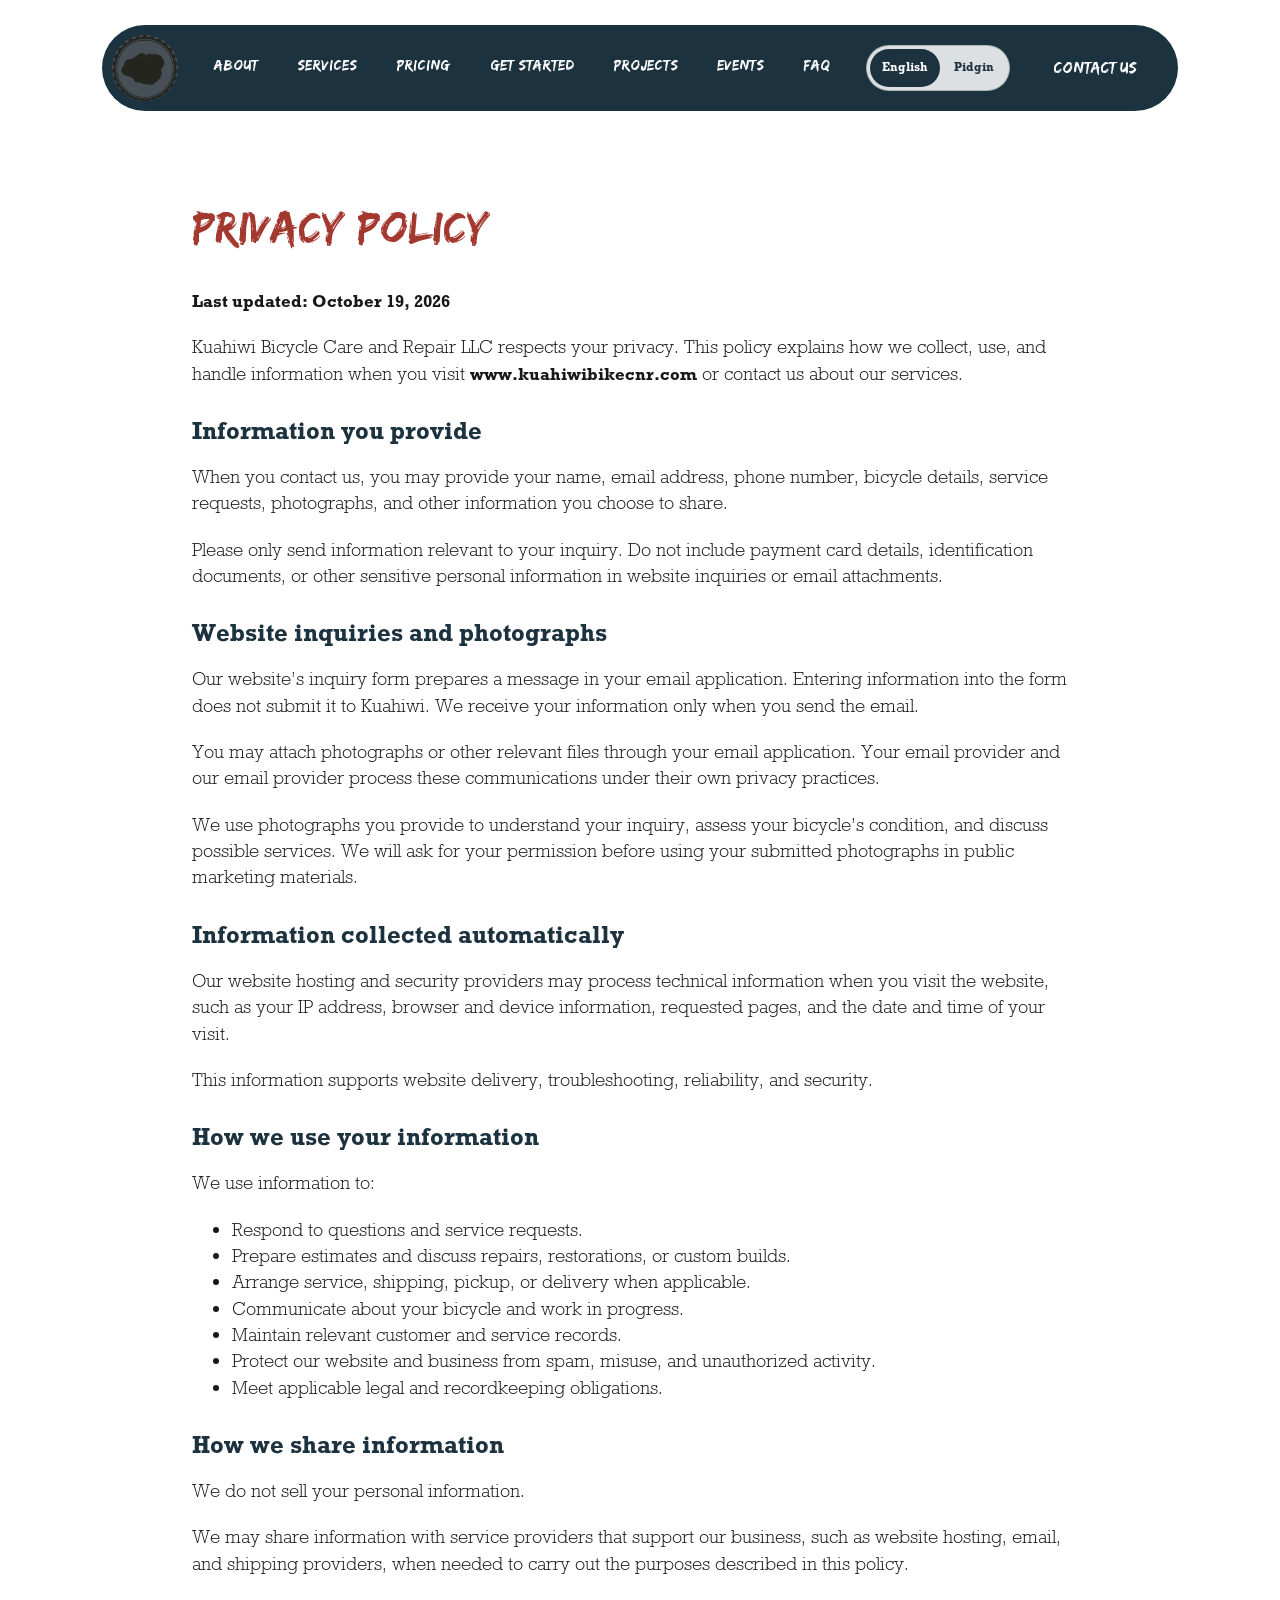
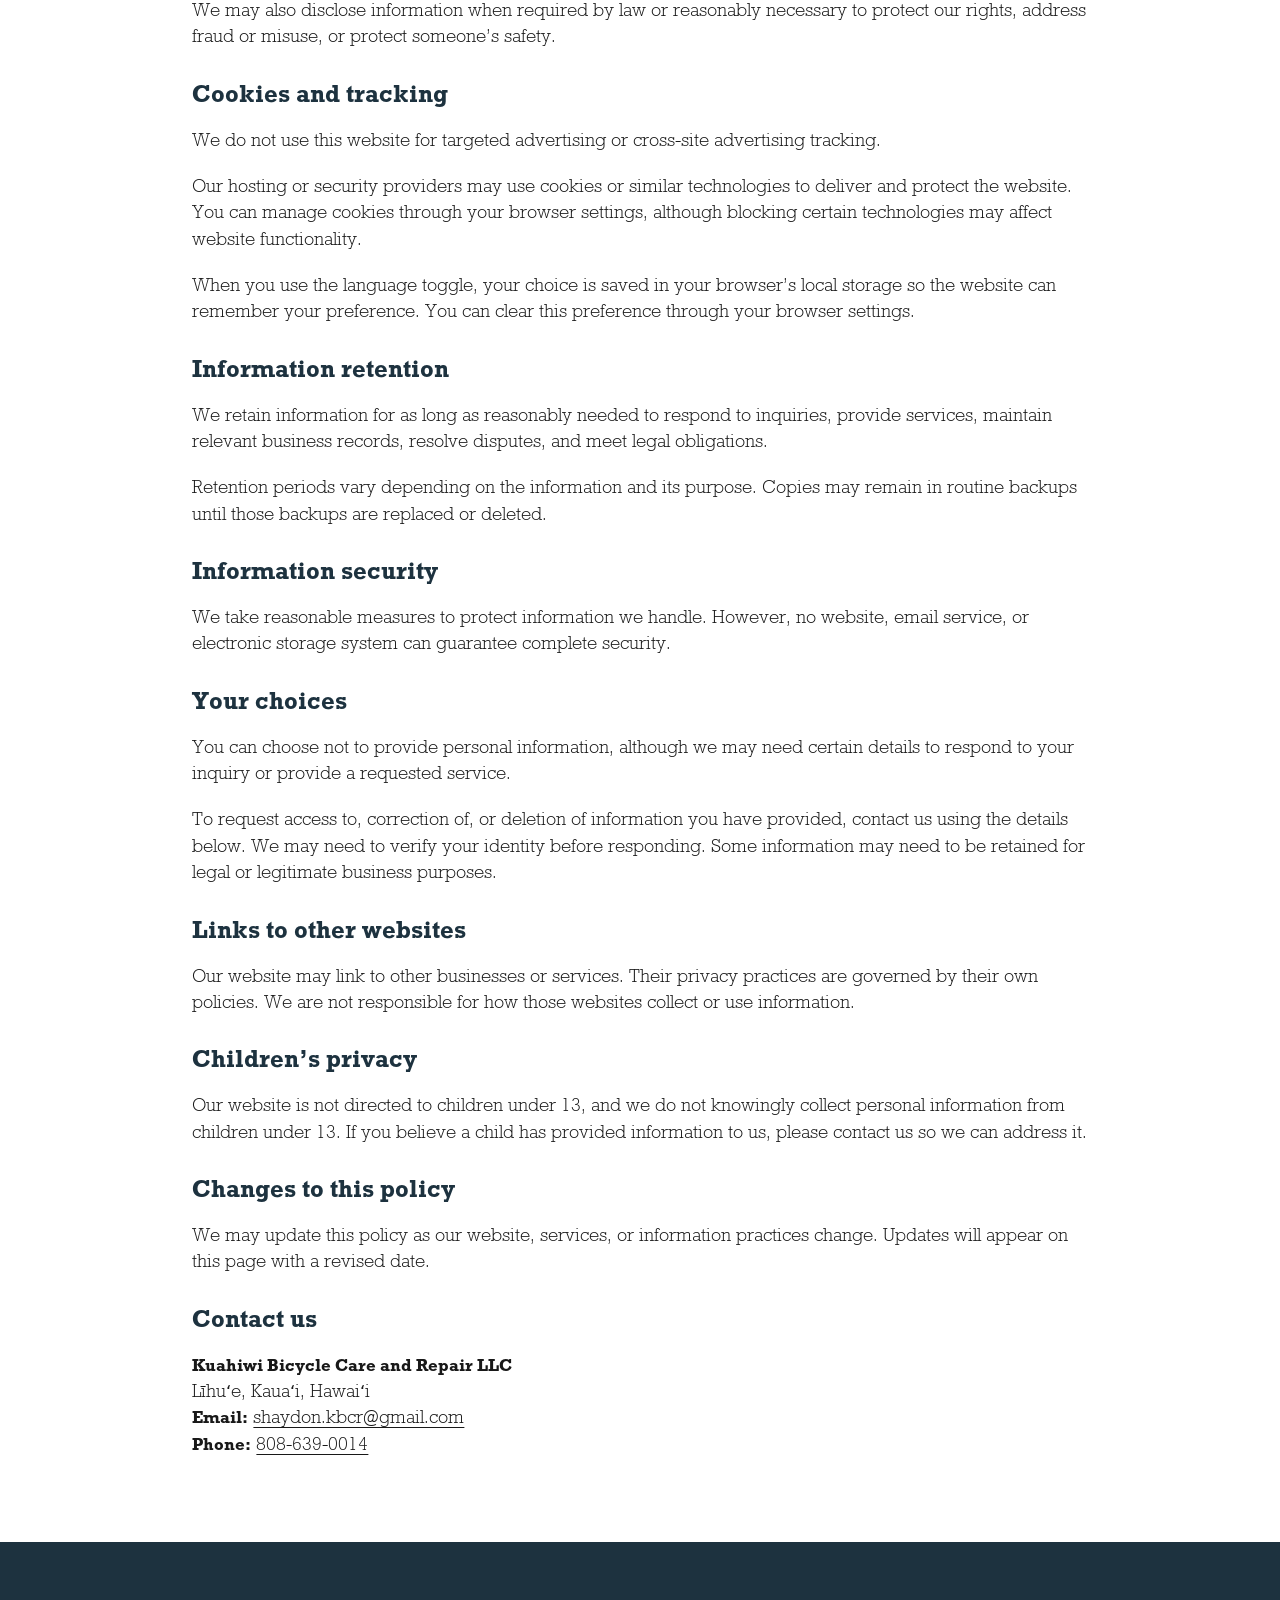
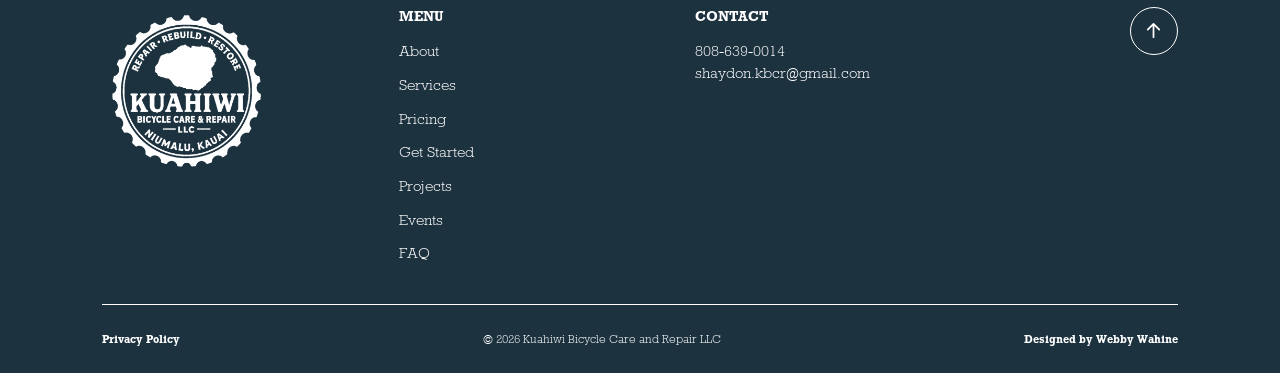
<file: privacy-policy.html>
<!doctype html><html lang="en"><head><meta charset="utf-8"><meta name="viewport" content="width=device-width, initial-scale=1"><title>Privacy Policy | Kuahiwi Care & Repair</title><meta name="description" content="How Kuahiwi Bicycle Care and Repair LLC collects, uses and handles website inquiries and personal information."><meta name="robots" content="noindex, nofollow"><meta name="theme-color" content="#1D323F"><link rel="canonical" href="https://www.kuahiwibikecnr.com/privacy-policy"><meta property="og:title" content="Privacy Policy | Kuahiwi Care & Repair"><meta property="og:description" content="How Kuahiwi Bicycle Care and Repair LLC collects, uses and handles website inquiries and personal information."><meta property="og:type" content="website"><meta property="og:url" content="https://www.kuahiwibikecnr.com/privacy-policy"><meta property="og:image" content="https://www.kuahiwibikecnr.com/assets/images/bike-purple.webp"><meta name="twitter:card" content="summary_large_image"><link rel="icon" href="assets/favicon-96.png" type="image/png" sizes="96x96"><link rel="icon" href="favicon.ico" sizes="any"><link rel="apple-touch-icon" href="assets/apple-touch-icon.png" sizes="180x180"><link rel="preload" href="assets/fonts/edo.ttf" as="font" type="font/ttf" crossorigin><link rel="stylesheet" href="assets/styles.css"><script src="assets/translations.js" defer></script><script src="assets/language.js" defer></script><script src="assets/site.js" defer></script><script src="assets/motion.js" defer></script><script type="application/ld+json">{"@context":"https://schema.org","@graph":[{"@type":"Organization","@id":"https://www.kuahiwibikecnr.com/#business","name":"Kuahiwi Bicycle Care and Repair LLC","alternateName":"Kuahiwi Care and Repair","url":"https://www.kuahiwibikecnr.com/","logo":"https://www.kuahiwibikecnr.com/assets/favicon-512.png","image":"https://www.kuahiwibikecnr.com/assets/images/shaydon.webp","telephone":"+1-808-639-0014","email":"shaydon.kbcr@gmail.com","description":"Bicycle repair, tune-ups, vintage restorations and custom builds in Līhuʻe, Kauaʻi."},{"@type":"WebSite","@id":"https://www.kuahiwibikecnr.com/#website","url":"https://www.kuahiwibikecnr.com/","name":"Kuahiwi Care and Repair","publisher":{"@id":"https://www.kuahiwibikecnr.com/#business"}},{"@type":"WebPage","@id":"https://www.kuahiwibikecnr.com/privacy-policy#webpage","url":"https://www.kuahiwibikecnr.com/privacy-policy","name":"Privacy Policy | Kuahiwi Care & Repair","isPartOf":{"@id":"https://www.kuahiwibikecnr.com/#website"},"about":{"@id":"https://www.kuahiwibikecnr.com/#business"},"inLanguage":"en"}]}</script></head><body id="page-top"><a class="skip" href="#main">Skip to content</a><header class="header subpage-header"><a class="nav-logo" href="index.html" aria-label="Kuahiwi home"><img src="assets/images/nav-logo.webp" alt="Kuahiwi" width="66" height="66"></a><div class="language-switch" role="group" aria-label="Website language"><button type="button" data-language="en" lang="en" aria-pressed="true">English</button><button type="button" data-language="hwc" lang="hwc" aria-pressed="false">Pidgin</button></div><button class="menu-toggle" aria-controls="main-nav" aria-expanded="false" aria-label="Open navigation"><svg class="bike-menu-icon" viewBox="0 0 40 30" width="32" height="26" fill="none" stroke="currentColor" stroke-width="1.8" stroke-linecap="round" stroke-linejoin="round" aria-hidden="true" focusable="false"><g class="bike-wheel"><circle cx="9" cy="21" r="7"></circle><path d="M9 14v14m-7-7h14"></path></g><g class="bike-wheel"><circle cx="31" cy="21" r="7"></circle><path d="M31 14v14m-7-7h14"></path></g><path d="M9 21 16 9 23 21H9L14 12H27M23 21 29 5h-5M12 6h7M16 9l-1-3M29 5l2 16"></path></svg><svg class="menu-close-icon" viewBox="0 0 24 24" width="26" height="26" fill="none" stroke="currentColor" stroke-width="1.8" stroke-linecap="round" aria-hidden="true" focusable="false"><path d="m6 6 12 12M18 6 6 18"></path></svg></button><nav id="main-nav" aria-label="Main navigation"><a href="index.html#about">About</a><a href="index.html#services">Services</a><a href="index.html#pricing">Pricing</a><a href="index.html#get-started">Get Started</a><a href="index.html#projects">Projects</a><a href="events.html">Events</a><a href="index.html#faq">FAQ</a><a class="button small mobile-contact" href="index.html#contact">Contact us</a></nav><a class="button small desktop-contact" href="index.html#contact">Contact us</a></header><main id="main" class="section policy"><h1>Privacy Policy</h1><p><strong>Last updated: October 19, 2026</strong></p><p>Kuahiwi Bicycle Care and Repair LLC respects your privacy. This policy explains how we collect, use, and handle information when you visit <strong>www.kuahiwibikecnr.com</strong> or contact us about our services.</p><h2>Information you provide</h2><p>When you contact us, you may provide your name, email address, phone number, bicycle details, service requests, photographs, and other information you choose to share.</p><p>Please only send information relevant to your inquiry. Do not include payment card details, identification documents, or other sensitive personal information in website inquiries or email attachments.</p><h2>Website inquiries and photographs</h2><p>Our website’s inquiry form prepares a message in your email application. Entering information into the form does not submit it to Kuahiwi. We receive your information only when you send the email.</p><p>You may attach photographs or other relevant files through your email application. Your email provider and our email provider process these communications under their own privacy practices.</p><p>We use photographs you provide to understand your inquiry, assess your bicycle’s condition, and discuss possible services. We will ask for your permission before using your submitted photographs in public marketing materials.</p><h2>Information collected automatically</h2><p>Our website hosting and security providers may process technical information when you visit the website, such as your IP address, browser and device information, requested pages, and the date and time of your visit.</p><p>This information supports website delivery, troubleshooting, reliability, and security.</p><h2>How we use your information</h2><p>We use information to:</p><ul><li>Respond to questions and service requests.</li><li>Prepare estimates and discuss repairs, restorations, or custom builds.</li><li>Arrange service, shipping, pickup, or delivery when applicable.</li><li>Communicate about your bicycle and work in progress.</li><li>Maintain relevant customer and service records.</li><li>Protect our website and business from spam, misuse, and unauthorized activity.</li><li>Meet applicable legal and recordkeeping obligations.</li></ul><h2>How we share information</h2><p>We do not sell your personal information.</p><p>We may share information with service providers that support our business, such as website hosting, email, and shipping providers, when needed to carry out the purposes described in this policy.</p><p>We may also disclose information when required by law or reasonably necessary to protect our rights, address fraud or misuse, or protect someone’s safety.</p><h2>Cookies and tracking</h2><p>We do not use this website for targeted advertising or cross-site advertising tracking.</p><p>Our hosting or security providers may use cookies or similar technologies to deliver and protect the website. You can manage cookies through your browser settings, although blocking certain technologies may affect website functionality.</p><p>When you use the language toggle, your choice is saved in your browser’s local storage so the website can remember your preference. You can clear this preference through your browser settings.</p><h2>Information retention</h2><p>We retain information for as long as reasonably needed to respond to inquiries, provide services, maintain relevant business records, resolve disputes, and meet legal obligations.</p><p>Retention periods vary depending on the information and its purpose. Copies may remain in routine backups until those backups are replaced or deleted.</p><h2>Information security</h2><p>We take reasonable measures to protect information we handle. However, no website, email service, or electronic storage system can guarantee complete security.</p><h2>Your choices</h2><p>You can choose not to provide personal information, although we may need certain details to respond to your inquiry or provide a requested service.</p><p>To request access to, correction of, or deletion of information you have provided, contact us using the details below. We may need to verify your identity before responding. Some information may need to be retained for legal or legitimate business purposes.</p><h2>Links to other websites</h2><p>Our website may link to other businesses or services. Their privacy practices are governed by their own policies. We are not responsible for how those websites collect or use information.</p><h2>Children’s privacy</h2><p>Our website is not directed to children under 13, and we do not knowingly collect personal information from children under 13. If you believe a child has provided information to us, please contact us so we can address it.</p><h2>Changes to this policy</h2><p>We may update this policy as our website, services, or information practices change. Updates will appear on this page with a revised date.</p><h2>Contact us</h2><p><strong>Kuahiwi Bicycle Care and Repair LLC</strong><br>Līhuʻe, Kauaʻi, Hawaiʻi<br><strong>Email:</strong> <a href="mailto:shaydon.kbcr@gmail.com">shaydon.kbcr@gmail.com</a><br><strong>Phone:</strong> <a href="tel:+18086390014">808-639-0014</a></p></main><footer><div class="footer-grid"><a class="footer-logo" href="index.html" aria-label="Kuahiwi home"><img src="assets/images/logo.webp" alt="Kuahiwi Bicycle Care and Repair" width="170" height="170"></a><div><h3>Menu</h3><nav aria-label="Footer navigation"><a href="index.html#about">About</a><a href="index.html#services">Services</a><a href="index.html#pricing">Pricing</a><a href="index.html#get-started">Get Started</a><a href="index.html#projects">Projects</a><a href="events.html">Events</a><a href="index.html#faq">FAQ</a></nav></div><div><h3>Contact</h3><a href="tel:+18086390014">808-639-0014</a><br><a href="mailto:shaydon.kbcr@gmail.com">shaydon.kbcr@gmail.com</a></div><a class="back-to-top" href="#page-top" aria-label="Back to top"><svg viewBox="0 0 24 24" width="23" height="23" fill="none" stroke="currentColor" stroke-width="1.8" stroke-linecap="round" stroke-linejoin="round" aria-hidden="true" focusable="false"><path d="M12 19V5m-6 6 6-6 6 6"></path></svg></a></div><div class="footer-bottom"><a href="privacy-policy.html">Privacy Policy</a><span>© <span data-year>2026</span> Kuahiwi Bicycle Care and Repair LLC</span><a href="https://www.webbywahine.com/">Designed by Webby Wahine</a></div></footer></body></html>
</file>
<file: assets/styles.css>
@font-face{font-family:Edo;src:url('fonts/edo.ttf') format('truetype');font-display:swap}@font-face{font-family:Rockwell;src:url('fonts/rockwell-light.ttf') format('truetype');font-weight:300 400;font-display:swap}@font-face{font-family:Rockwell;src:url('fonts/rockwell-bold.otf') format('opentype');font-weight:700;font-display:swap}
:root{--navy:#1d323f;--red:#a3382f;--cream:#f8eddd;--gray:#d7d6d2;--salmon:#d3a195;--white:#fff;--paper:#f7f7f7;--body:Rockwell,Georgia,serif;--display:Edo,Impact,sans-serif}*{box-sizing:border-box}html{scroll-behavior:smooth;scroll-padding-top:110px}body{margin:0;background:white;color:#181818;font:300 17px/1.55 var(--body)}img{display:block;max-width:100%;height:auto}button,input,textarea{font:inherit}button{cursor:pointer}a{color:inherit;text-underline-offset:4px}h1,h2,h3,p,figure{margin:0}p+p{margin-top:20px}h2{font:400 clamp(28px,3vw,42px)/1.2 var(--display);color:var(--red);margin:21px 0 36px}h3{font:700 19px/1.3 var(--body)}button,a,input,textarea,summary{touch-action:manipulation}button:focus-visible,a:focus-visible,input:focus-visible,textarea:focus-visible,summary:focus-visible{outline:3px solid var(--red);outline-offset:5px}.visually-hidden{position:absolute;width:1px;height:1px;overflow:hidden;clip-path:inset(50%);white-space:nowrap}.skip{position:fixed;left:12px;top:-100px;background:white;padding:12px;z-index:200}.skip:focus{top:12px}.header{position:absolute;z-index:30;top:24px;left:8%;width:84%;display:flex;align-items:center;justify-content:space-between;gap:25px;background:#eeeeee96;border-radius:70px;padding:10px 18px 10px 10px;backdrop-filter:blur(10px);color:white}.nav-logo{width:66px;height:66px;display:flex;align-items:center;justify-content:center;background:#6d6c6c88;border-radius:100%}.nav-logo img{width:60px;height:60px;object-fit:contain}.header nav{display:flex;align-items:center;gap:25px}.header nav>a{font:17px/1.2 var(--display);text-decoration:none;white-space:nowrap}.header nav>a:hover{text-decoration:underline}.button{display:inline-flex;align-items:center;justify-content:center;min-height:45px;padding:12px 27px;background:var(--navy);color:white;border:1px solid var(--navy);border-radius:30px;text-decoration:none;font:300 15px/1.4 var(--body)}.header nav .button{font:16px/1.2 var(--display);padding:13px 25px}.button:hover{background:var(--red);border-color:var(--red)}.menu-toggle{display:none;background:var(--navy);color:white;border:0;border-radius:30px;padding:12px 20px}.hero{position:relative;background:var(--navy);aspect-ratio:1.6;min-height:560px;max-height:900px;display:flex;align-items:center;justify-content:center;overflow:hidden}.hero video{position:absolute;inset:0;width:100%;height:100%;object-fit:cover;object-position:center 65%}.hero-shade{position:absolute;inset:0;background:#0004}.hero-content{position:relative;z-index:2;text-align:center;color:white;padding:110px 24px 35px}.hero-content>img{width:clamp(240px,34vw,470px);height:auto;margin:0 auto 28px}.hero h1{font:400 clamp(17px,1.85vw,27px)/1.5 var(--display);max-width:820px}.video-toggle{position:absolute;z-index:3;bottom:18px;right:22px;color:white;background:#1d323f99;border:1px solid #ffffff9c;padding:9px 15px;border-radius:20px;font-size:12px}.eyebrow{display:inline-block;background:var(--navy);color:white;padding:7px 14px;border-radius:2px;font:400 11px/1.2 var(--display);letter-spacing:.16em;text-transform:uppercase}.section{padding:65px 8%}.services{display:grid;grid-template-columns:1fr 1fr;background:white}.services-copy{padding:45px 7% 65px}.services h2{margin-bottom:35px}.service-grid{display:grid;grid-template-columns:1fr 1fr;gap:38px 32px;margin:0 20px}.service-grid article:last-child{grid-column:1/-1;max-width:260px;justify-self:center}.service-grid img{width:66px;height:66px;object-fit:contain;margin:0 auto 14px}.service-grid h3{font-size:18px;margin-bottom:16px}.service-grid p{font-size:16px;line-height:1.55}.service-photo{background:var(--paper);display:flex;align-items:center}.service-photo img{width:100%;height:auto}.pricing{background:var(--cream);padding-bottom:90px}.price-list{max-width:900px;margin:40px auto 0;display:grid;gap:32px}.price-group{background:var(--salmon);border-radius:20px;overflow:hidden}.price-group summary{position:relative;cursor:pointer;list-style:none;text-align:center;font-weight:700;font-size:21px;text-transform:uppercase;padding:28px 65px;min-height:84px}.price-group summary::-webkit-details-marker,.faq-list summary::-webkit-details-marker{display:none}.price-group summary:after{content:'⌄';position:absolute;right:35px;top:23px;font:28px/1.2 system-ui}.price-group[open] summary:after{content:'−'}.price-content,.price-group dl{padding:28px 40px;background:#ffffffaf;margin:0}.price-content h3{font-size:25px;margin-bottom:18px}.price-content p{margin-bottom:15px}.price-content li{padding:5px 0}.price-group dl>div{display:flex;justify-content:space-between;gap:24px;padding:13px 0;border-bottom:1px solid #1d323f24}.price-group dt{max-width:70%}.price-group dd{margin:0;text-align:right;font-weight:700;white-space:nowrap}.rider-photos{display:grid;grid-template-columns:16fr 9fr;align-items:start;background:var(--paper)}.rider-photos img{width:100%;height:auto}.process{background:var(--paper);padding-bottom:100px}.process-frame{background:var(--cream);border:9px solid var(--red);border-radius:0 170px 0 0;padding:65px 9% 45px}.process-intro{text-align:center;font-size:16px;line-height:1.5}.process-intro p+p{margin-top:28px}.process-intro strong{text-decoration:underline}.process ol{padding:0;list-style:none;display:grid;gap:14px;margin:35px 0}.process li{display:grid;grid-template-columns:1fr 135px;align-items:center;gap:25px;border-radius:45px;background:var(--paper);padding:16px 9% 16px 6%}.process li h3{font:400 22px/1.3 var(--display);margin-bottom:15px}.process li p{font-size:15px;line-height:1.5}.process li img{width:130px;height:130px;object-fit:contain;border:3px solid #161616;border-radius:38px}.process-outro{text-align:center;font-size:15px;line-height:1.6;margin:35px auto 0;max-width:740px}.retros{display:grid;grid-template-columns:42% 58%;background:#f7f5e8;align-items:center}.retros>div{padding:55px 12%}.retros-logo{width:100%;height:auto;margin-bottom:25px}.retros h2{font-size:23px;color:#302c38}.retros p{font-size:16px;color:#354e36}.retros figure img{width:100%;height:auto}.retro-button{background:#ff1dbb;border:1px solid #101010;font-size:13px;min-height:38px;padding:8px 25px;margin-top:25px}.about{background:white;padding-top:85px;padding-bottom:110px}.about-grid{display:grid;grid-template-columns:1.6fr 1fr;align-items:start;gap:45px;padding:0 7%}.about-grid>div{font-size:14px;line-height:1.85}.about-grid figure{border:9px solid var(--red)}.about-grid img{width:100%;height:auto}.faq{background:var(--cream);display:grid;grid-template-columns:30% 70%;gap:0;align-items:start}.faq>div:first-child{padding:65px 25px 0 0}.faq h2{font-size:34px}.faq-panel{background:var(--paper);padding:35px}.faq-top{display:flex;align-items:center;justify-content:space-between;gap:30px;margin-bottom:35px}.faq-top h3{font-size:12px}.faq-top label{width:42%}.faq-top input{width:100%;border:0;border-bottom:1px solid #777;background:transparent;padding:10px 0;font:13px system-ui;color:#111;border-radius:0}.faq-category{display:inline-block;font-size:13px;font-weight:700;border-bottom:1px solid #111;padding:0 25px 10px;margin-bottom:14px}.faq-list details{border-bottom:1px solid var(--red)}.faq-list summary{font-size:14px;padding:24px 25px 24px 0;cursor:pointer;position:relative;list-style:none}.faq-list summary:after{content:'⌄';position:absolute;right:3px;top:20px;font:20px system-ui}.faq-list details[open] summary:after{content:'−'}.faq-list details p{font-size:14px;line-height:1.65;padding:0 20px 24px 0}.contact{padding:65px 24px 0;background:linear-gradient(to bottom,var(--paper) 0,var(--paper) 170px,var(--navy) 170px,var(--navy) 100%)}.contact form{max-width:900px;margin:auto;padding:45px 11% 40px;border-radius:65px 65px 0 0;background:var(--cream)}.contact h2{text-align:center;margin-top:0;margin-bottom:40px}.field-row{display:grid;grid-template-columns:1fr 1fr;gap:25px}.contact label{display:block;font-size:14px;margin:25px 0 9px}.contact input,.contact textarea{display:block;width:100%;border:1px solid transparent;border-radius:10px;background:white;padding:10px 13px;font:300 16px/1.5 var(--body);color:#161616}.contact textarea{resize:vertical;min-height:110px}.contact form .button{width:100%;margin-top:25px;font-size:16px}.form-note,#form-status{font-size:13px;margin-top:24px;line-height:1.6}footer{background:var(--navy);color:white;padding:65px 8% 25px;font-size:14px}.footer-grid{display:grid;grid-template-columns:1fr 1fr 1.7fr;gap:55px;align-items:start;max-width:1150px;margin:auto auto 40px}.footer-logo img{width:170px;height:auto}.footer-grid h3{font-size:14px;text-transform:uppercase;margin-bottom:15px}.footer-grid nav{display:flex;flex-direction:column;gap:12px}.footer-grid a{font-size:14px;text-decoration:none;overflow-wrap:anywhere}.footer-grid a:hover{text-decoration:underline}.footer-grid>div:last-child>a{display:inline-block;margin-bottom:20px}.footer-bottom{display:flex;justify-content:space-between;gap:25px;flex-wrap:wrap;border-top:1px solid white;padding-top:25px;font-size:11px}.footer-bottom a{font-weight:700;text-decoration:none}.subpage-header{position:relative;top:auto;left:auto;width:84%;margin:25px auto;background:var(--navy);backdrop-filter:none}.policy{max-width:1100px;margin:auto;min-height:60vh}.policy h1{font:45px var(--display);color:var(--red);margin-bottom:35px}.policy h2{font:700 24px var(--body);color:var(--navy);margin:30px 0 18px}.policy p{margin:20px 0}.notice{padding:20px;border-left:4px solid var(--red);background:var(--cream)}[hidden]{display:none!important}

@media(max-width:1100px){.header{left:4%;width:92%;gap:15px}.header nav{gap:17px}.header nav>a{font-size:14px}.service-grid{margin:0;gap:30px 20px}.process-frame{padding:50px 6% 40px}.process li{padding-right:5%}.contact form{padding-left:10%;padding-right:10%}.about-grid{padding:0;gap:35px}.faq{padding-left:5%;padding-right:5%}.faq-panel{padding:27px}.retros>div{padding:40px 10%}}
@media(max-width:800px){html{scroll-padding-top:25px}.header{top:15px;padding:8px 12px}.nav-logo{width:52px;height:52px}.nav-logo img{width:48px;height:48px}.menu-toggle{display:block}.header nav{display:none;position:absolute;top:100%;left:0;right:0;background:var(--navy);padding:20px;border-radius:20px;margin-top:10px}.header nav.is-open{display:flex;flex-direction:column;align-items:stretch;gap:0}.header nav>a{padding:13px 15px;font-size:18px}.header nav .button{margin-top:10px;background:var(--red)}.hero{min-height:640px;aspect-ratio:auto}.hero-content{padding-top:90px}.hero-content>img{width:300px}.hero h1{font-size:20px}.services{grid-template-columns:1fr}.services-copy{padding:45px 7%}.service-grid{gap:32px}.service-photo img{width:100%;height:auto}.section{padding:50px 7%}.price-list{gap:21px;margin-top:30px}.price-group summary{font-size:17px;padding:22px 45px;min-height:65px}.price-group summary:after{right:22px;top:17px}.price-content,.price-group dl{padding:25px}.process-frame{border-width:6px;border-radius:0 100px 0 0;padding:45px 5% 30px}.process-intro{font-size:15px}.process li{grid-template-columns:1fr 95px;padding:20px;gap:15px;border-radius:30px}.process li img{width:95px;height:95px;border-radius:25px}.process li h3{font-size:20px}.process li p{font-size:14px}.process-outro{font-size:14px}.retros{grid-template-columns:1fr}.retros>div{padding:45px 9%}.retros-logo{max-width:450px}.retros figure img{width:100%;height:auto}.about-grid{grid-template-columns:1fr;gap:30px}.about-grid figure{max-width:400px;justify-self:center}.about-grid>div{font-size:16px}.faq{grid-template-columns:1fr;gap:25px}.faq>div:first-child{padding:0}.faq h2{margin-bottom:5px}.faq-panel{padding:24px}.faq-top{gap:18px}.faq-list summary{font-size:15px}.contact{padding-top:45px}.contact form{padding:35px 7%;border-radius:40px 40px 0 0}.footer-grid{gap:30px;grid-template-columns:1fr 1fr}.footer-logo{grid-column:1/-1}.footer-logo img{width:125px}.footer-grid>div:last-child>a{font-size:13px}.subpage-header{top:auto;width:92%;margin:15px auto}.policy h1{font-size:38px}.rider-photos{grid-template-columns:16fr 9fr}}
@media(max-width:480px){body{font-size:16px}.hero{min-height:590px}.hero-content>img{width:250px}.hero h1{font-size:18px}.service-grid{gap:30px 24px}.service-grid h3{font-size:17px}.service-grid p{font-size:14px}.service-grid img{width:55px;height:55px}.process-frame{padding:40px 18px 25px}.process li{grid-template-columns:1fr;gap:18px}.process li img{justify-self:center;width:110px;height:110px}.process li h3{font-size:19px}.process li p{font-size:15px}.process li{padding:22px}.price-group dl>div{display:block}.price-group dt{max-width:100%}.price-group dd{text-align:left;margin-top:6px}.faq-top{display:block}.faq-top label{display:block;width:100%;margin-top:20px}.field-row{grid-template-columns:1fr;gap:0}.contact form{padding:32px 24px}.contact label{margin-top:20px}.footer-grid{grid-template-columns:1fr}.footer-logo{grid-column:auto}.footer-bottom{flex-direction:column;gap:15px}.rider-photos{grid-template-columns:1fr}.rider-photos img{width:100%;height:auto}}
@media(prefers-reduced-motion:reduce){html{scroll-behavior:auto}*{animation:none!important;transition:none!important}}

/* v4: same five services, cleaner row-based organization. */
.services{grid-template-columns:58% 42%}
.services-copy{padding:55px 8%}
.service-grid{display:block;margin:0}
.service-grid article,.service-grid article:last-child{display:grid;grid-template-columns:66px minmax(0,1fr);gap:25px;max-width:none;padding:24px 0;border-top:1px solid #1d323f26}
.service-grid article:first-child{border-top:0;padding-top:0}
.service-grid img{margin:3px 0 0;width:60px;height:60px}
.service-grid h3{margin:0 0 9px;font-size:20px}
.service-grid p{font-size:16px;line-height:1.6;margin:0;max-width:520px}
.service-photo{background:var(--cream);justify-content:center;align-items:center}
.service-photo img{width:100%;height:auto;object-fit:contain}
@media(max-width:800px){.services{grid-template-columns:1fr}.services-copy{padding:45px 7%}.service-grid article,.service-grid article:last-child{grid-template-columns:56px minmax(0,1fr);gap:20px;padding:24px 0}.service-grid img{width:52px;height:52px}.service-grid h3{font-size:19px}.service-grid p{font-size:16px}.service-photo img{max-width:700px}}
@media(max-width:400px){.service-grid article,.service-grid article:last-child{grid-template-columns:43px minmax(0,1fr);gap:15px}.service-grid img{width:42px;height:42px}}

/* v5: two full-width, uncropped service photos, directly stacked. */
.services{align-items:stretch}
.service-photo{display:block;align-self:start;background:transparent;line-height:0}
.service-photo img{display:block;width:100%;height:auto;max-width:none;margin:0;border:0;object-fit:contain}
.services-copy{display:flex;flex-direction:column;justify-content:flex-start}
.services-copy>.eyebrow{align-self:flex-start}
@media(min-width:801px){.service-grid{display:flex;flex:1;flex-direction:column;justify-content:space-between}.service-grid article,.service-grid article:last-child{flex:none}}

/* v6: full-viewport header, replacement nav symbol, simpler process cards. */
html,body{width:100%;max-width:none;margin:0;overflow-x:clip}
main{width:100%;max-width:none}
.hero{width:100%;max-width:none;margin:0}
.hero video{width:100%;height:100%;inset:0;object-fit:cover}
.nav-logo{position:relative;overflow:hidden;flex-shrink:0}
.nav-logo img{position:absolute;width:118px;height:118px;max-width:none;left:-26px;top:-25px;object-fit:contain}
.process{background:var(--paper)}
.process-frame{background:transparent;border:0;border-radius:0;padding:0}
.process-intro{text-align:left;max-width:900px;font-size:17px}
.process-intro p+p{margin-top:14px}
.process-intro strong{text-decoration:none}
.process ol{display:grid;grid-template-columns:repeat(6,minmax(0,1fr));gap:24px;margin:36px 0;padding:0}
.process li{display:flex;flex-direction:column-reverse;align-items:flex-start;justify-content:flex-end;grid-column:span 2;gap:24px;padding:28px;border:1px solid #1d323f26;border-radius:0;background:white}
.process li:nth-child(4){grid-column:2 / span 2}
.process li:nth-child(5){grid-column:4 / span 2}
.process li img{width:120px;height:120px;object-fit:contain;border:0;border-radius:0;align-self:flex-start}
.process li h3{font-size:23px;color:var(--red);margin-bottom:14px}
.process li p{font-size:16px;line-height:1.6}
.process-outro{text-align:left;max-width:900px;margin:28px 0 0;font-size:16px}
@media(max-width:1000px){.process ol{grid-template-columns:repeat(2,minmax(0,1fr))}.process li,.process li:nth-child(4),.process li:nth-child(5){grid-column:auto}}
@media(max-width:800px){.nav-logo img{width:94px;height:94px;left:-21px;top:-20px}.process li{padding:24px}}
@media(max-width:580px){.process ol{grid-template-columns:1fr}.process li,.process li:nth-child(4),.process li:nth-child(5){grid-column:auto}.process li img{width:100px;height:100px}}

/* v7: five sequential top-to-bottom steps with equal image frames. */
.process ol{display:flex;flex-direction:column;gap:20px;max-width:1080px;margin:35px auto}
.process li,.process li:nth-child(4),.process li:nth-child(5){display:grid;grid-template-columns:164px minmax(0,1fr);grid-column:auto;align-items:center;gap:34px;padding:26px 32px;border:1px solid #1d323f22;border-left:4px solid var(--red);background:white}
.process li>div{grid-column:2;grid-row:1}
.process li>img{grid-column:1;grid-row:1;width:164px;height:164px;box-sizing:border-box;padding:12px;object-fit:contain;object-position:center;align-self:center;justify-self:center;background:var(--cream);border:1px solid #1d323f20;border-radius:14px}
.process li h3{margin:0 0 14px;font-size:26px}
.process li p{font-size:17px;line-height:1.65}
.process-intro,.process-outro{max-width:1080px;margin-left:auto;margin-right:auto}
@media(max-width:700px){.process li,.process li:nth-child(4),.process li:nth-child(5){grid-template-columns:112px minmax(0,1fr);gap:22px;padding:22px}.process li>img{width:112px;height:112px;padding:8px;border-radius:10px}.process li h3{font-size:23px}.process li p{font-size:16px}}
@media(max-width:480px){.process li,.process li:nth-child(4),.process li:nth-child(5){grid-template-columns:1fr;gap:20px;padding:24px}.process li>img{grid-column:1;grid-row:1;width:140px;height:140px;justify-self:center}.process li>div{grid-column:1;grid-row:2}.process li h3{font-size:24px}}

/* v8: category selector, balanced biography and icon-only mobile navigation. */
.rates-workbench{margin:36px auto 0;max-width:1200px}
.rates-workbench.enhanced{display:grid;grid-template-columns:280px minmax(0,1fr);gap:30px;align-items:start}
.rate-tabs{display:flex;flex-direction:column;gap:9px}
.rate-tabs button{display:block;width:100%;text-align:left;padding:17px 20px;border:1px solid #1d323f2e;background:transparent;color:var(--navy);border-radius:5px;font:700 16px/1.4 var(--body);min-height:52px}
.rate-tabs button:hover{background:#ffffff80}
.rate-tabs button[aria-selected="true"]{background:var(--navy);border-color:var(--navy);color:white}
.rate-panel{background:white;border:1px solid #1d323f20;border-top:4px solid var(--red);padding:32px;margin:0 0 25px;min-width:0}
.enhanced .rate-panel{margin-bottom:0}
.rate-panel>h3{font:400 32px/1.2 var(--display);color:var(--red);margin:0 0 25px}
.rate-panel .price-content,.rate-panel dl{padding:0;background:none;margin:0}
.rate-panel h3:not(:first-child){font-size:26px}
.rate-panel dl>div{display:flex;justify-content:space-between;gap:25px;padding:14px 0;border-bottom:1px solid #1d323f22}
.rate-panel dt{max-width:70%}
.rate-panel dd{margin:0;text-align:right;font-weight:700;white-space:nowrap}
.rate-panel ul{padding-left:23px;margin-bottom:0}
.rate-panel li{padding:6px 0}
.about-grid{align-items:stretch}
.about-grid>div{display:flex;flex-direction:column;justify-content:space-between;gap:24px;font-size:clamp(16px,1.2vw,18px);line-height:1.75}
.about-grid>div>p{margin:0}
.about-grid figure{align-self:start}
.hamburger{position:relative;display:block;width:24px;height:20px}
.hamburger span{position:absolute;left:0;width:24px;height:2px;background:currentColor;transition:transform .18s,opacity .18s}
.hamburger span:nth-child(1){top:2px}.hamburger span:nth-child(2){top:9px}.hamburger span:nth-child(3){top:16px}
.menu-toggle[aria-expanded="true"] .hamburger span:nth-child(1){transform:translateY(7px) rotate(45deg)}
.menu-toggle[aria-expanded="true"] .hamburger span:nth-child(2){opacity:0}
.menu-toggle[aria-expanded="true"] .hamburger span:nth-child(3){transform:translateY(-7px) rotate(-45deg)}
.menu-toggle{min-width:48px;min-height:48px;padding:14px 12px;justify-content:center;align-items:center}
@media(max-width:1000px){.rates-workbench.enhanced{grid-template-columns:230px minmax(0,1fr);gap:22px}.rate-panel{padding:25px}.rate-tabs button{padding:15px;font-size:15px}}
@media(max-width:800px){.menu-toggle{display:flex}.rates-workbench.enhanced{grid-template-columns:1fr}.rate-tabs{display:grid;grid-template-columns:repeat(2,minmax(0,1fr));gap:9px}.rate-tabs button{height:100%;font-size:14px}.rate-tabs button:last-child{grid-column:1/-1}.about-grid>div{display:block;font-size:16px;line-height:1.75}.about-grid>div>p+p{margin-top:22px}.about-grid figure{width:min(100%,400px)}}
@media(max-width:420px){.rate-panel{padding:22px 18px}.rate-panel dl>div{display:block}.rate-panel dt{max-width:100%}.rate-panel dd{text-align:left;margin-top:7px;white-space:normal}.rate-panel>h3{font-size:29px}.rate-tabs button{padding:13px 11px;font-size:13px}}

/* v9: locally curated English / Pidgin toggle. */
.language-switch{display:inline-flex;align-items:center;gap:2px;background:#ffffffd9;padding:3px;border:1px solid #1d323f40;border-radius:25px;flex-shrink:0;order:3;color:var(--navy)}
.language-switch button{border:0;border-radius:20px;background:transparent;color:var(--navy);font:700 12px/1.3 var(--body);padding:10px 12px;min-height:38px}
.language-switch button[aria-pressed="true"]{background:var(--navy);color:white}
.header{gap:15px}
.header nav{order:2;gap:17px;min-width:0}
.header nav>a{font-size:15px}
.menu-toggle{order:4;flex-shrink:0}
@media(max-width:1200px){.header nav{gap:12px}.header nav>a{font-size:13px}.header nav .button{padding:12px 18px;font-size:13px}.language-switch button{padding:10px}}
@media(max-width:1050px){.header{left:4%;width:92%;padding:8px 12px;gap:10px}.nav-logo{width:52px;height:52px}.nav-logo img{width:94px;height:94px;left:-21px;top:-20px}.language-switch{order:1;margin-left:auto}.menu-toggle{display:flex;order:2}.header nav{order:3;display:none;position:absolute;top:100%;left:0;right:0;margin-top:10px;padding:20px;background:var(--navy);border-radius:20px}.header nav.is-open{display:flex;flex-direction:column;align-items:stretch;gap:0}.header nav>a{padding:13px 15px;font-size:18px;white-space:normal}.header nav .button{margin-top:10px;background:var(--red);font-size:16px}.subpage-header{left:auto;top:auto;position:relative;margin:15px auto}}
@media(max-width:360px){.header{padding:7px 9px;gap:7px}.language-switch button{font-size:11px;padding:9px 8px}.language-switch{gap:0}.menu-toggle{min-width:44px;min-height:44px;padding:12px 10px}}
html[lang="hwc"] .hero h1{max-width:900px}

/* v10: Events and language-specific navigation */
html[lang="hwc"] nav a[href="index.html#projects"]{display:none}
.events-intro{background:var(--navy);color:var(--cream);padding-top:65px;padding-bottom:65px}
.events-intro .eyebrow{background:transparent;padding:0;color:var(--cream)}
.events-intro h1{font:400 clamp(48px,8vw,88px)/1.1 var(--display);margin:22px 0}
.events-intro>p:not(.eyebrow){max-width:560px;font-size:20px}.event-jump{display:flex;gap:25px;flex-wrap:wrap;margin-top:32px}
.upcoming-events{display:grid;grid-template-columns:1fr 1fr;gap:32px;align-items:center}.upcoming-events h2{margin-bottom:0}.upcoming-events>p{max-width:440px}
.past-events{background:var(--cream)}.past-event{border-top:1px solid #1d323f40;padding-top:36px}.event-story{display:grid;grid-template-columns:1.4fr 1fr;gap:8%;align-items:center}.event-date{font-weight:700;color:var(--red)}.event-story h3{font:400 clamp(30px,4vw,48px)/1.2 var(--display);color:var(--navy);margin:20px 0 24px}.event-story p{max-width:600px}.event-facts{margin:30px 0 0}.event-facts>div{display:flex;gap:20px;border-top:1px solid #1d323f30;padding:14px 0}.event-facts dt{font-weight:700;min-width:100px}.event-facts dd{margin:0}.event-flyer{max-width:340px;justify-self:center;text-align:center;font-size:13px}.event-flyer img{width:100%;height:auto;margin-bottom:12px}.event-gallery{margin-top:50px;min-width:0}.gallery-heading{display:flex;align-items:center;justify-content:space-between;gap:20px}.gallery-heading h4{font:700 21px/1.3 var(--body);margin:0}.gallery-controls{display:flex;gap:10px}.gallery-controls[hidden]{display:none}.gallery-controls button{width:46px;height:46px;border-radius:50%;background:var(--navy);color:white;border:1px solid var(--navy);font:24px/1 system-ui}.gallery-controls button:disabled{opacity:.35;cursor:default}.event-track{display:flex;gap:20px;overflow-x:auto;overscroll-behavior-x:contain;scroll-snap-type:x mandatory;list-style:none;padding:20px 0;margin:0;scrollbar-color:var(--navy) #1d323f20;scrollbar-width:thin}.event-slide{flex:0 0 clamp(240px,31vw,380px);scroll-snap-align:start;background:var(--navy)}.event-slide img{width:100%;height:420px;object-fit:contain}.gallery-hint{font-size:13px;margin-top:8px}.events-page{overflow:clip}.events-page .section{scroll-margin-top:20px}
@media(max-width:700px){.upcoming-events,.event-story{grid-template-columns:1fr}.upcoming-events{gap:25px}.event-story{gap:32px}.event-flyer{max-width:280px}.event-slide{flex-basis:85%}.event-slide img{height:380px}.events-intro>p:not(.eyebrow){font-size:17px}.event-facts>div{flex-wrap:wrap;gap:5px 20px}.gallery-heading h4{font-size:18px}.event-gallery{margin-top:38px}}

/* v11 bicycle menu button */
.menu-toggle{min-width:48px;min-height:48px;align-items:center;justify-content:center;padding:10px 14px}.bike-menu-icon{display:block;flex:none}.menu-close-icon{display:none;flex:none}.menu-toggle[aria-expanded="true"] .bike-menu-icon{display:none}.menu-toggle[aria-expanded="true"] .menu-close-icon{display:block}

/* v14: restrained workshop motion */
.header nav>a:not(.button){text-decoration:none;position:relative}.header nav>a:not(.button):after{content:'';display:block;height:2px;background:currentColor;transform:scaleX(0);transform-origin:left;transition:transform .2s ease;margin-top:4px}.header nav>a:hover:after,.header nav>a:focus-visible:after{transform:scaleX(1)}
.button{transition:transform .18s ease,background-color .18s ease,border-color .18s ease}.button:active{transform:translateY(1px)}
.hero-content{animation:hero-arrive .65s ease-out both}.hero h1{animation:hero-arrive .65s .12s ease-out both}
@keyframes hero-arrive{from{opacity:0;transform:translateY(12px)}to{opacity:1;transform:translateY(0)}}
.bike-wheel{transform-box:fill-box;transform-origin:center;animation:wheel-roll .6s ease-out}.menu-toggle:hover .bike-wheel,.menu-toggle:focus-visible .bike-wheel{animation:wheel-hover .6s ease-out}
@keyframes wheel-roll{from{transform:rotate(-80deg)}to{transform:rotate(0)}}@keyframes wheel-hover{from{transform:rotate(0)}to{transform:rotate(100deg)}}
.header nav.is-open{animation:menu-arrive .2s ease-out}@keyframes menu-arrive{from{opacity:0;transform:translateY(-6px)}to{opacity:1;transform:translateY(0)}}
.rate-tabs button{transition:background-color .18s ease,color .18s ease}.rate-tabs button[aria-selected="true"]{box-shadow:inset 4px 0 var(--red)}
.process-frame ol{position:relative}.process-frame ol>li{position:relative}
.gallery-title{display:flex;align-items:baseline;flex-wrap:wrap;gap:14px}.photo-counter{font:13px/1.4 var(--body);color:var(--navy)}.event-photo-link{display:block}.event-photo-link:focus-visible{outline-offset:-5px}.event-photo-link img{transition:opacity .2s ease}.gallery-controls button{transition:transform .18s ease,background-color .18s ease}.gallery-controls button:not(:disabled):active{transform:scale(.94)}
.photo-dialog{border:0;padding:20px;background:var(--navy);color:var(--cream);width:min(1000px,94vw);max-height:94dvh;border-radius:12px}.photo-dialog::backdrop{background:#09141de8}.photo-dialog-head{display:flex;justify-content:space-between;align-items:center;gap:20px;margin-bottom:12px}.photo-dialog button{background:transparent;color:var(--cream);border:1px solid #f8eddd88;min-width:44px;min-height:44px;border-radius:50%;font:24px/1 system-ui}.photo-dialog img{width:100%;height:min(66dvh,700px);object-fit:contain}.photo-dialog-controls{display:flex;justify-content:center;gap:18px;margin-top:14px}.photo-dialog[open]{animation:menu-arrive .2s ease-out}
@media(hover:hover){.button:hover{transform:translateY(-2px)}.event-photo-link:hover img{opacity:.88}}
@media(max-width:700px){.process-frame ol{margin-left:18px}.photo-dialog{padding:14px}}
@media(prefers-reduced-motion:reduce){html{scroll-behavior:auto}*,*:before,*:after{animation:none!important;transition:none!important;scroll-behavior:auto!important}.button:hover,.button:active,.gallery-controls button:active{transform:none}}
/* v15 motion details */
.service-grid article{border-radius:5px;outline-offset:6px;transition:background-color .18s ease,box-shadow .18s ease}.service-grid article:hover,.service-grid article:focus-visible{background:#a3382f08;box-shadow:-3px 0 var(--red)}.service-grid article:hover h3,.service-grid article:focus-visible h3{color:var(--red)}
.rate-tabs{position:relative}.rate-tabs button[aria-selected="true"]{box-shadow:none}.rate-moving-marker{position:absolute;left:0;top:0;width:4px;height:1px;background:var(--red);transform-origin:top left;pointer-events:none;border-radius:2px}
.menu-toggle{position:relative}.bike-wheel,.menu-toggle:hover .bike-wheel,.menu-toggle:focus-visible .bike-wheel{animation:none}.menu-toggle[aria-expanded="true"] .bike-menu-icon{display:block}.menu-toggle[aria-expanded="true"] .menu-close-icon{position:absolute;right:1px;top:1px;width:15px;height:15px;background:var(--navy);border-radius:50%;border:1px solid currentColor}
@media(prefers-reduced-motion:reduce){.service-grid article{transition:none}}

/* v16: footer return to top */
.footer-bottom{align-items:center;flex-wrap:wrap}.back-to-top{display:inline-flex;align-items:center;justify-content:center;flex:0 0 48px;width:48px;height:48px;margin-left:auto;border:1px solid #fff;border-radius:50%;background:var(--navy);color:#fff;text-decoration:none;transition:background-color .18s ease}.back-to-top svg{transition:transform .18s ease}.back-to-top:hover{background:var(--red)}.back-to-top:hover svg{transform:translateY(-3px)}.back-to-top:focus-visible{outline:3px solid #fff;outline-offset:4px}@media(max-width:800px){.footer-bottom .back-to-top{align-self:flex-end;margin-left:auto}}@media(prefers-reduced-motion:reduce){.back-to-top,.back-to-top svg{transition:none}.back-to-top:hover svg{transform:none}}

/* v17: simple process cards, no route tracking */
.process-frame ol>li:hover,.process-frame ol>li:focus-within{background:#f8eddd80}

/* v18: return-to-top in the upper footer, beside contact */
.footer-grid{position:relative;padding-right:72px}.footer-grid>.back-to-top{position:absolute;right:0;top:0;margin:0}.footer-bottom{align-items:baseline}@media(max-width:800px){.footer-grid{padding-right:0}.footer-grid>.back-to-top{position:static;grid-column:1/-1;justify-self:end;margin:0}}

/* v19: desktop links, language choice, then contact at far right */
.desktop-contact{display:none}@media(min-width:1051px){.header{gap:20px}.header nav{flex:1;justify-content:space-evenly;gap:clamp(14px,1.8vw,30px)}.header nav .mobile-contact{display:none}.header>.language-switch{order:3;margin-left:0}.header>.desktop-contact{display:inline-flex;order:4;flex-shrink:0;font:16px/1.2 var(--display);padding:13px 22px}.header nav>a{font-size:15px}.header>.menu-toggle{display:none}}@media(min-width:1051px) and (max-width:1200px){.header{left:4%;width:92%;gap:14px}.header nav{gap:16px}.header nav>a{font-size:13px}.header>.desktop-contact{font-size:13px;padding:13px 18px}.subpage-header{left:auto}}
</file>
